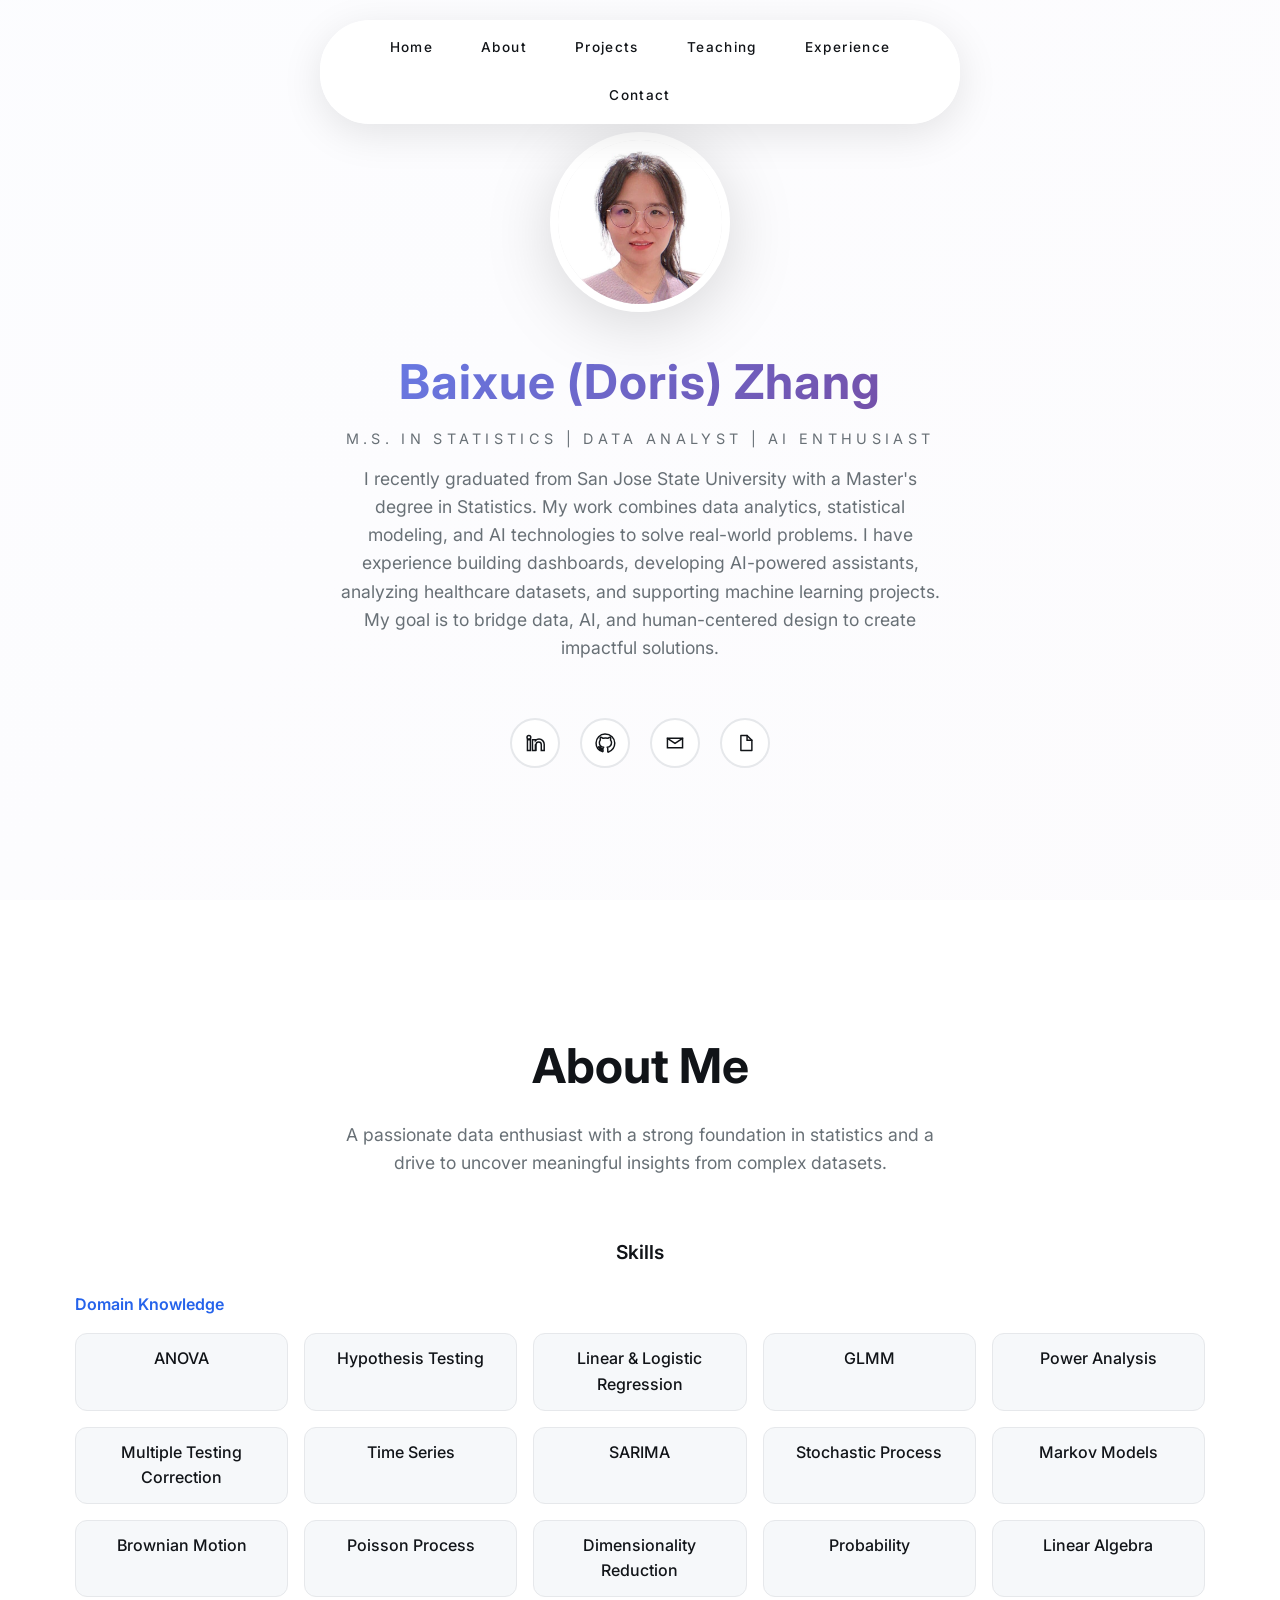
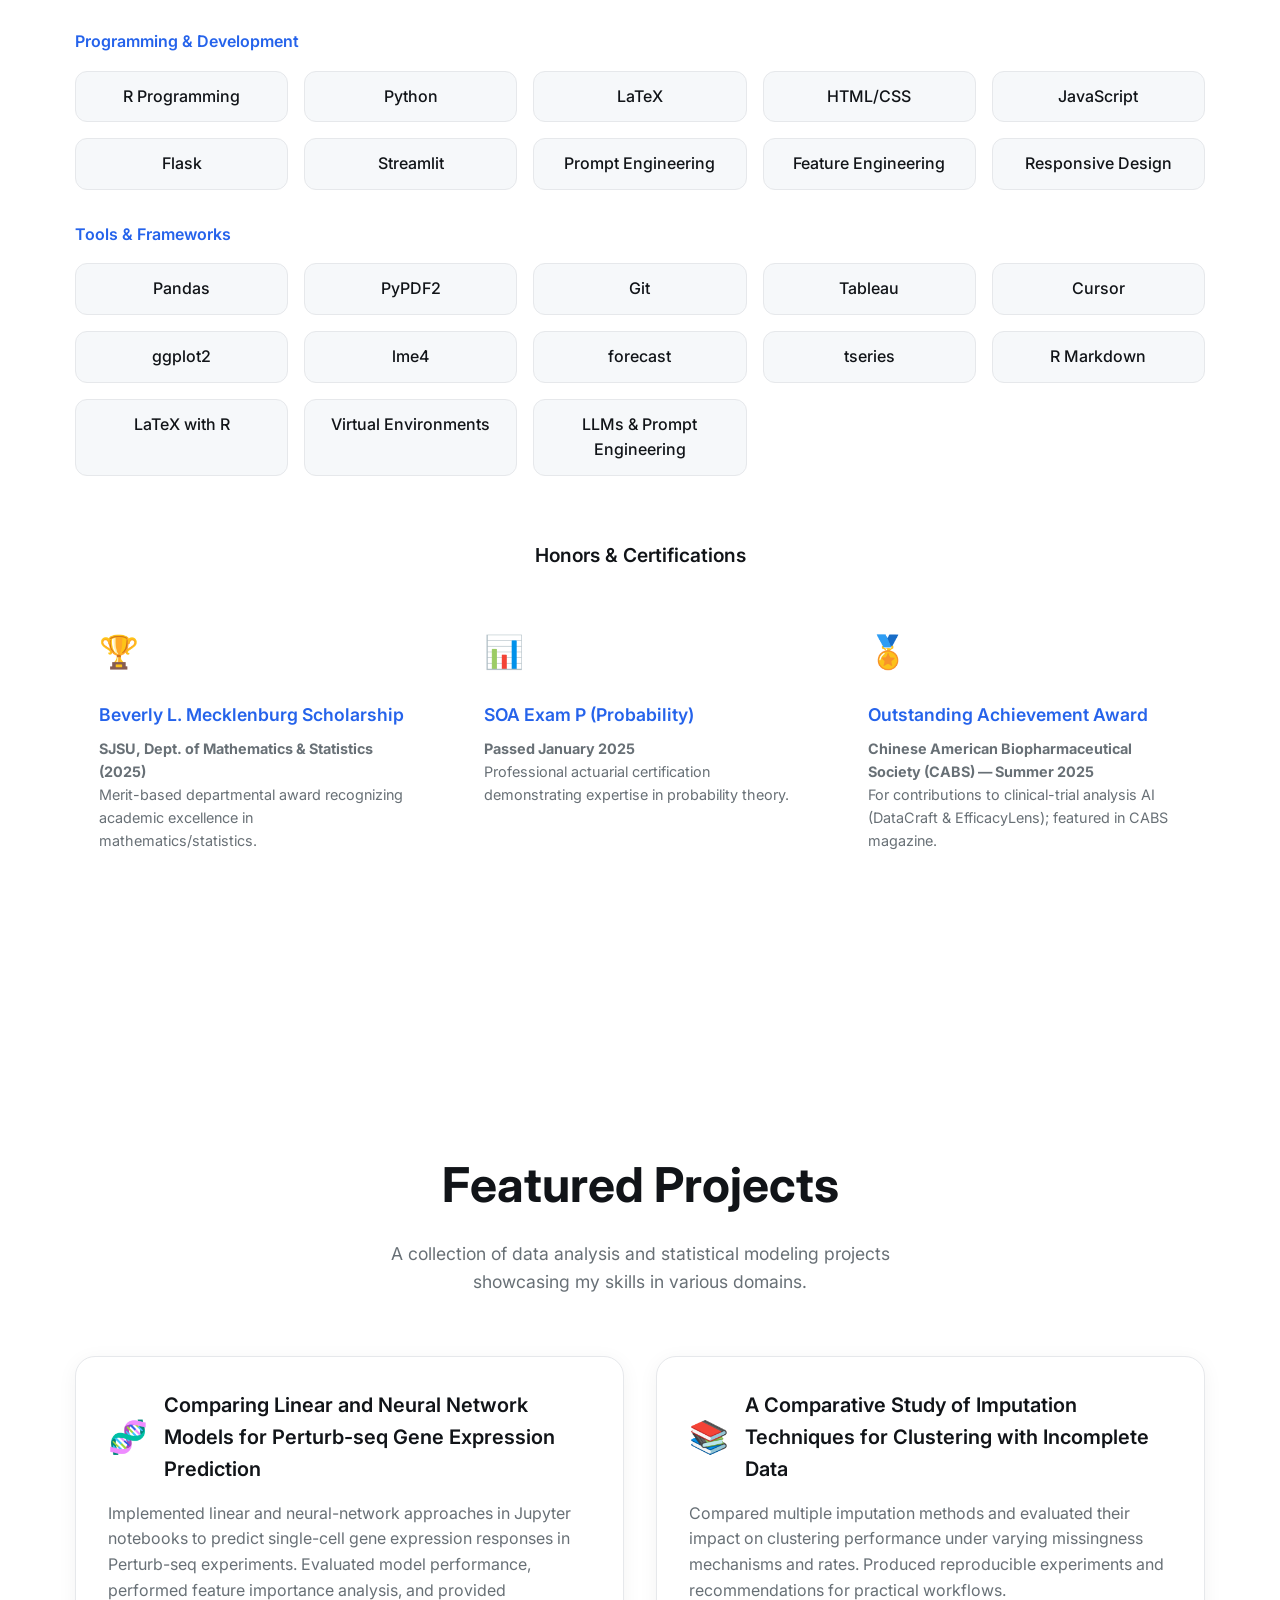
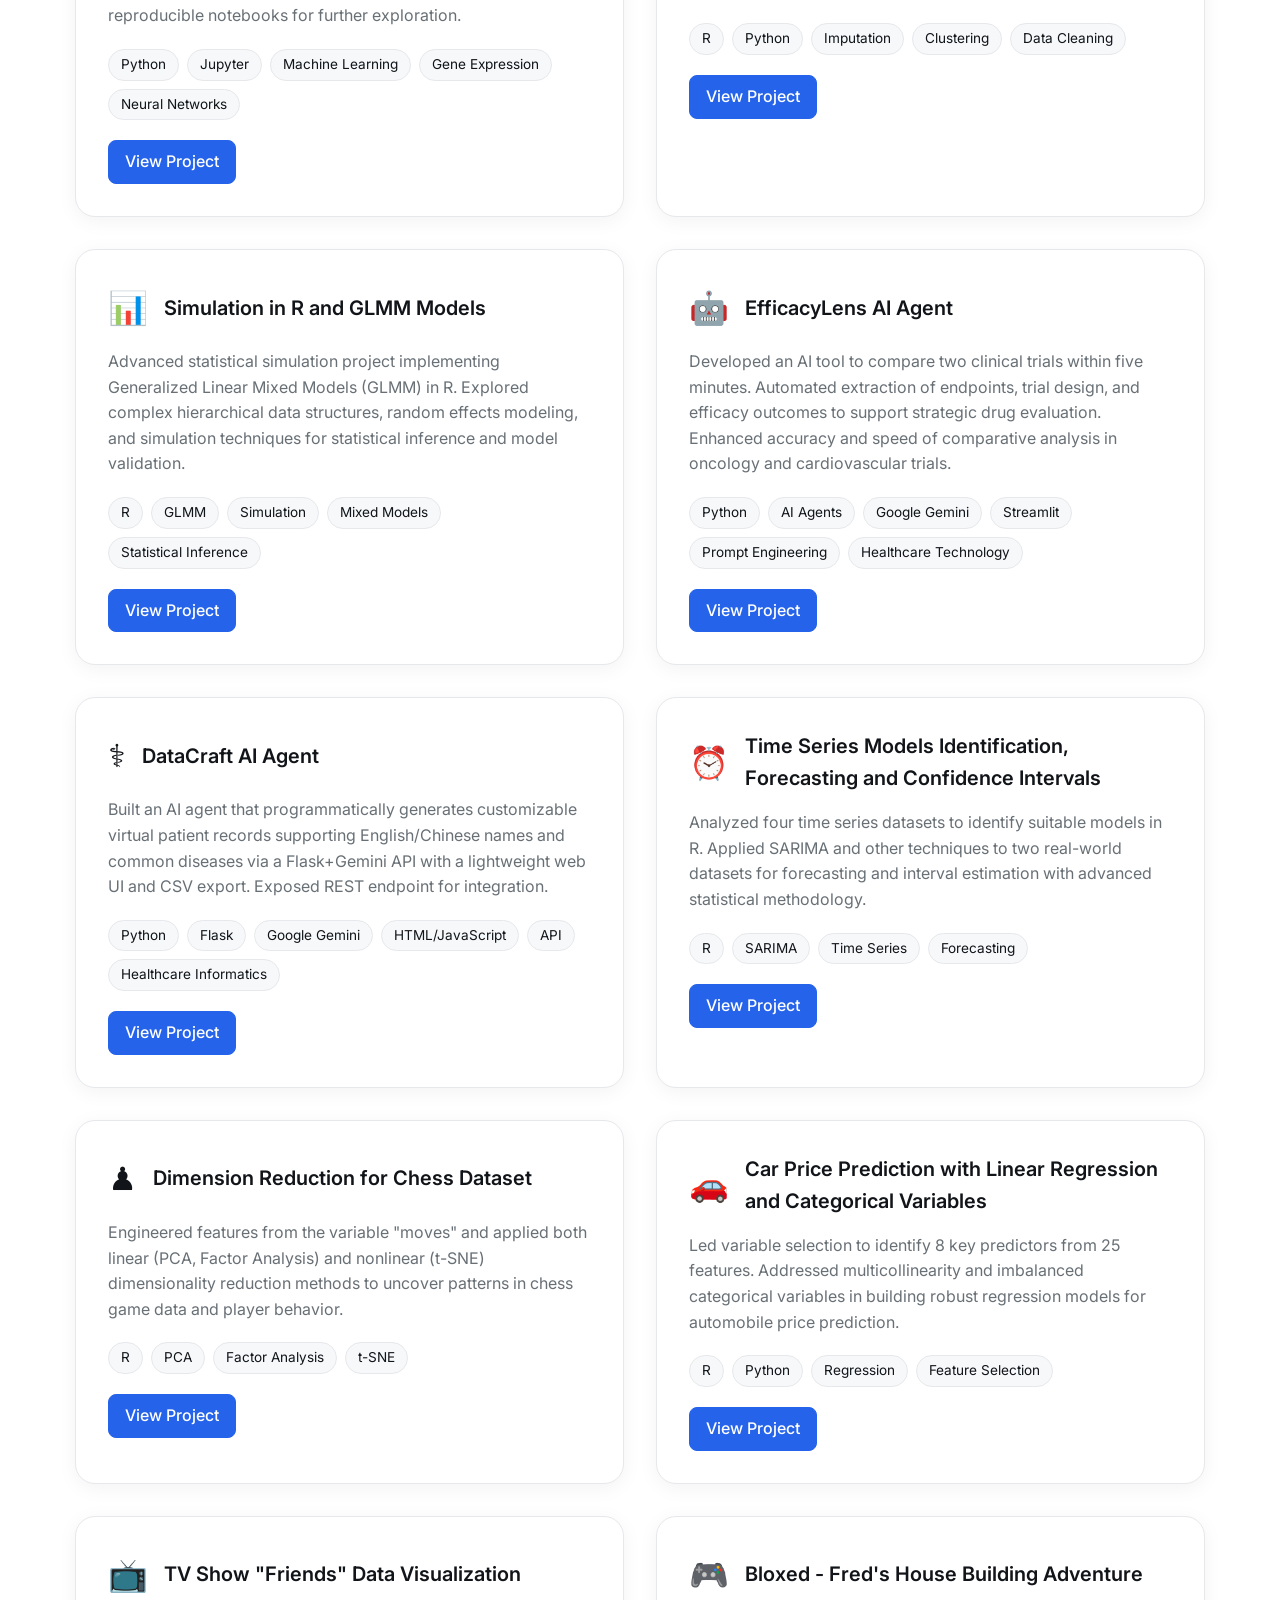
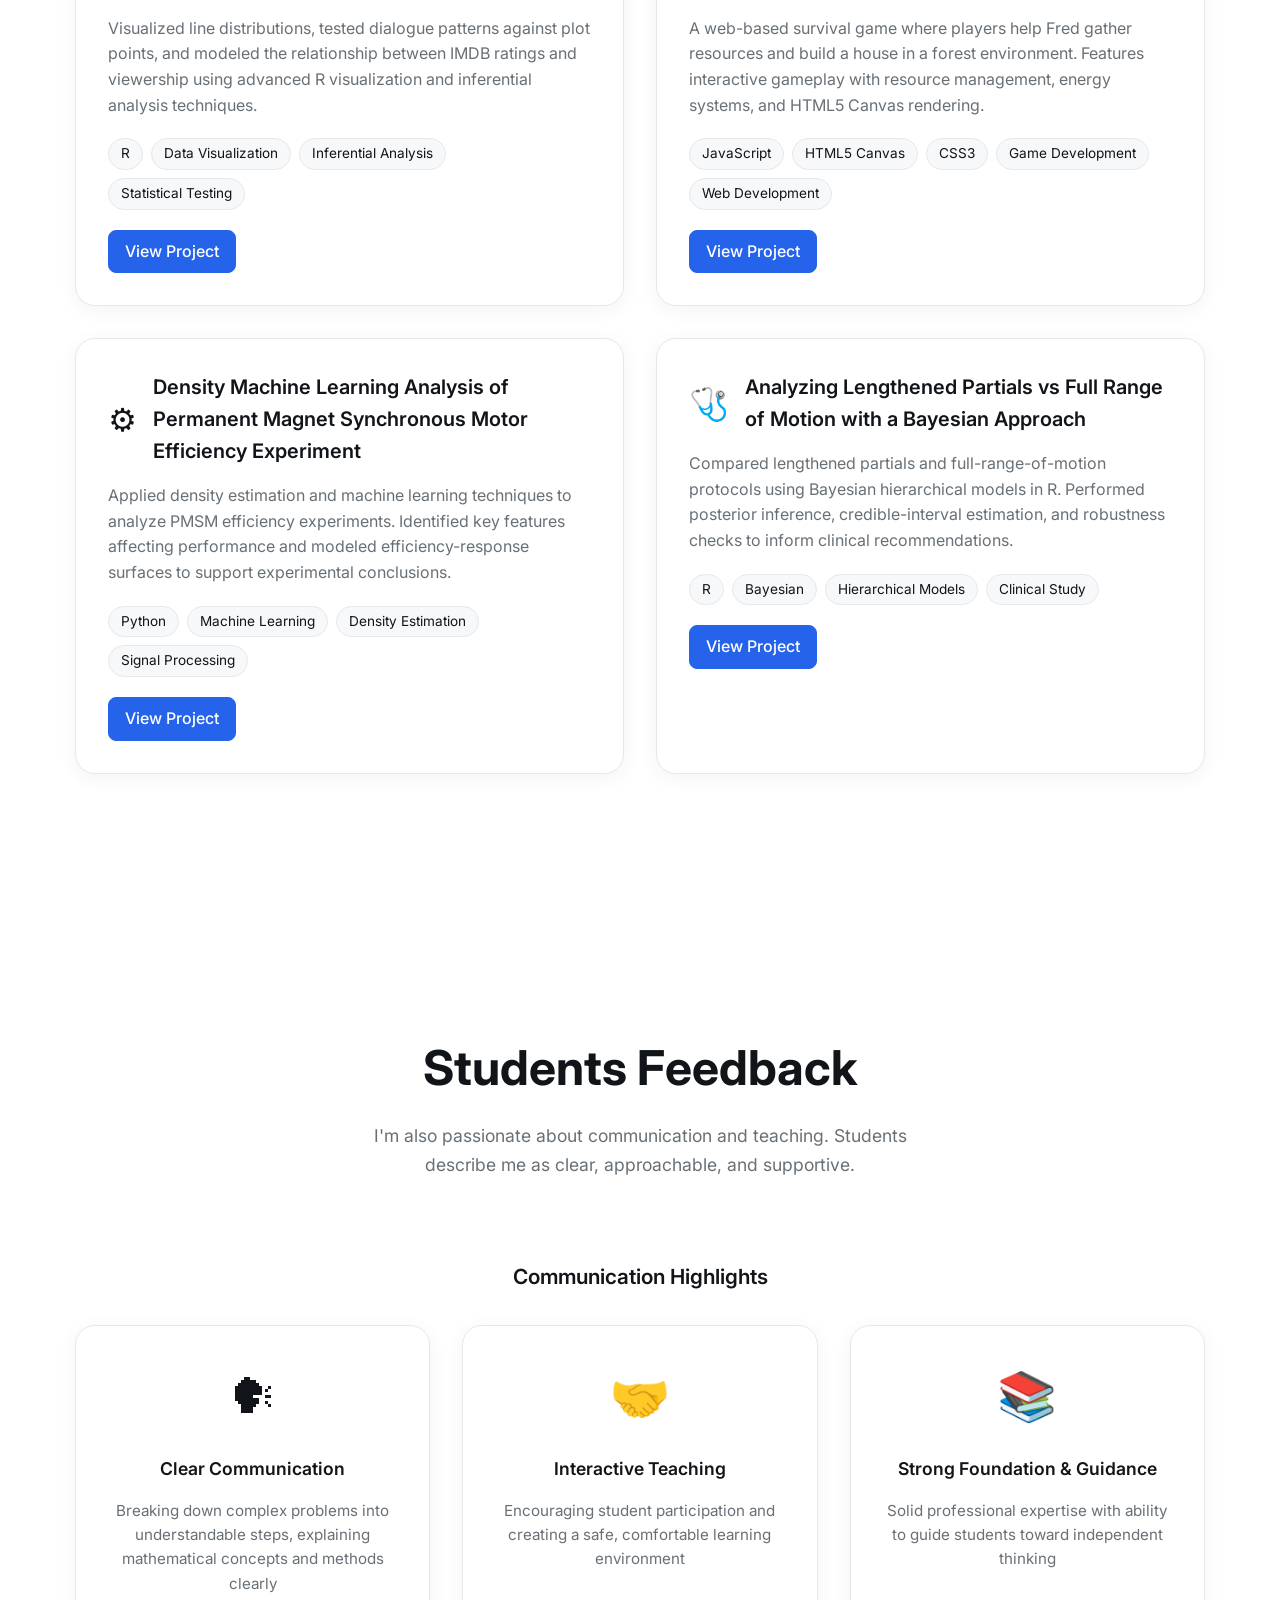
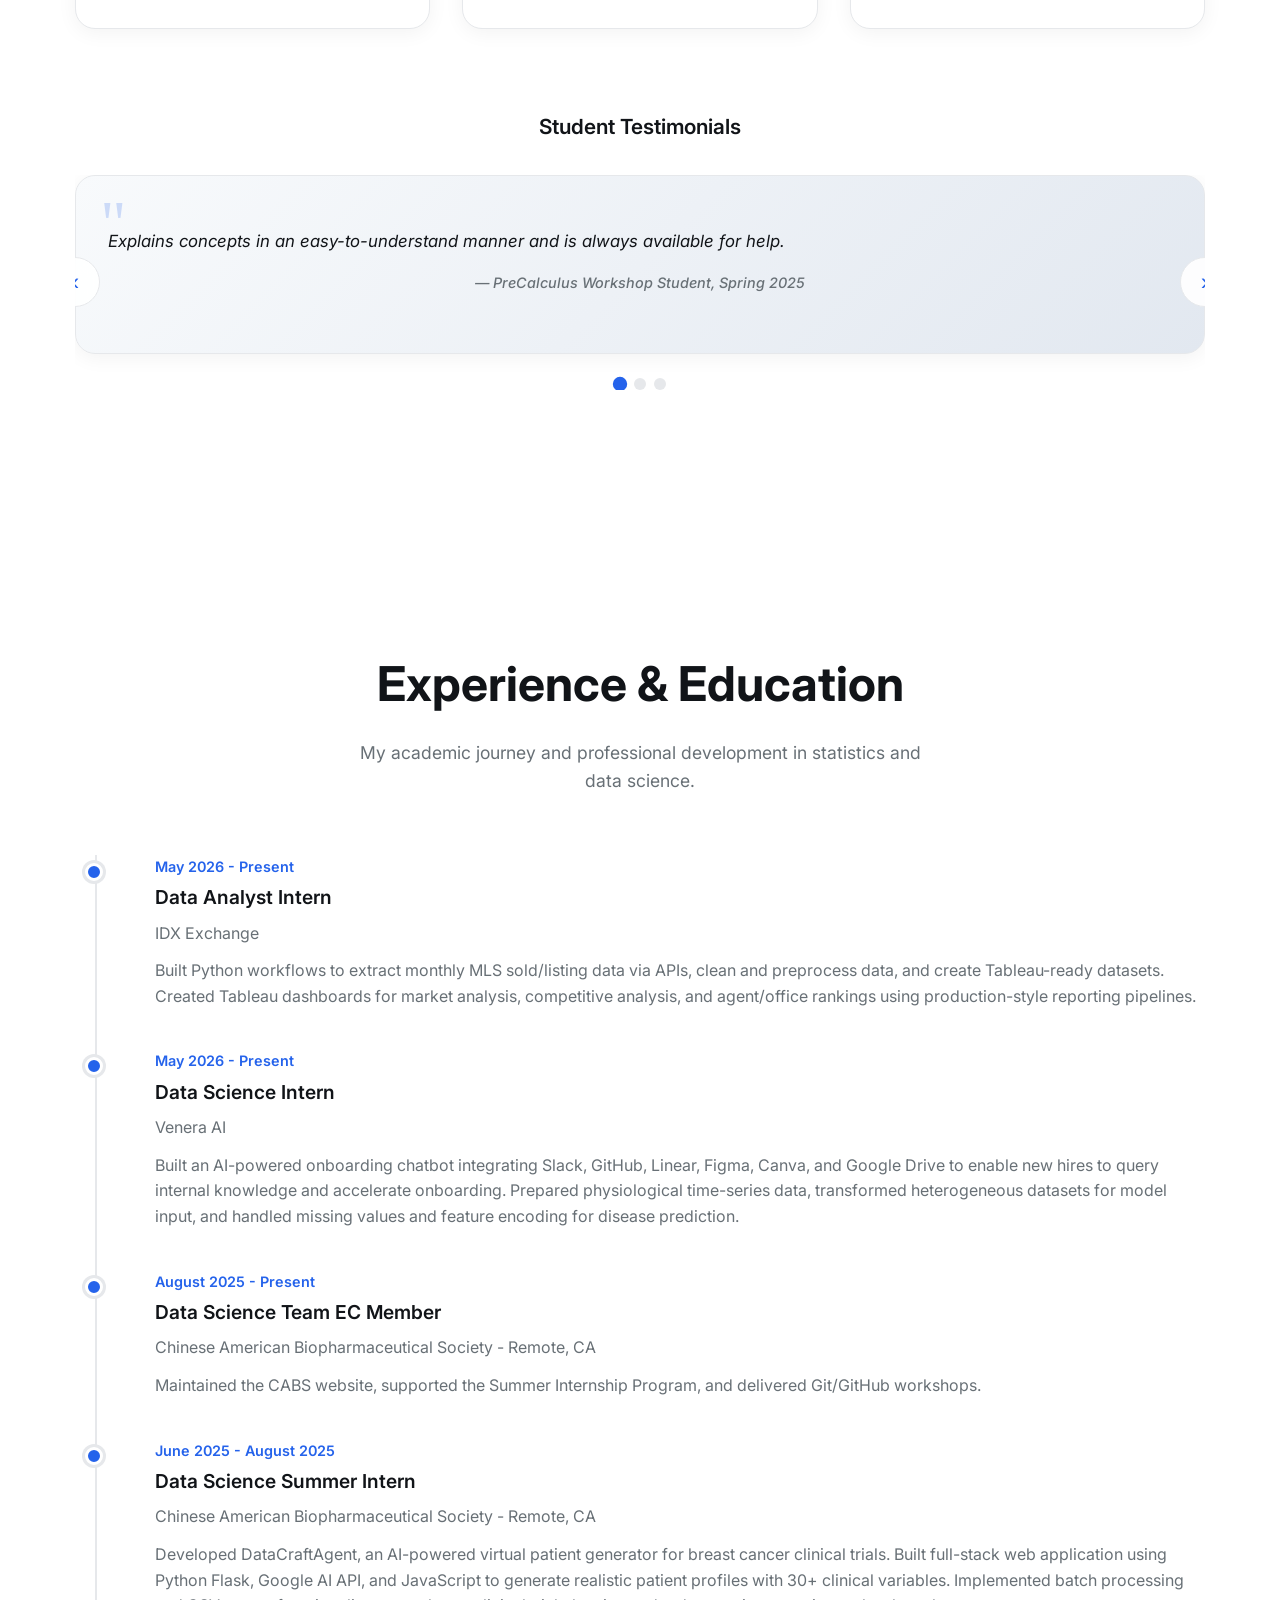
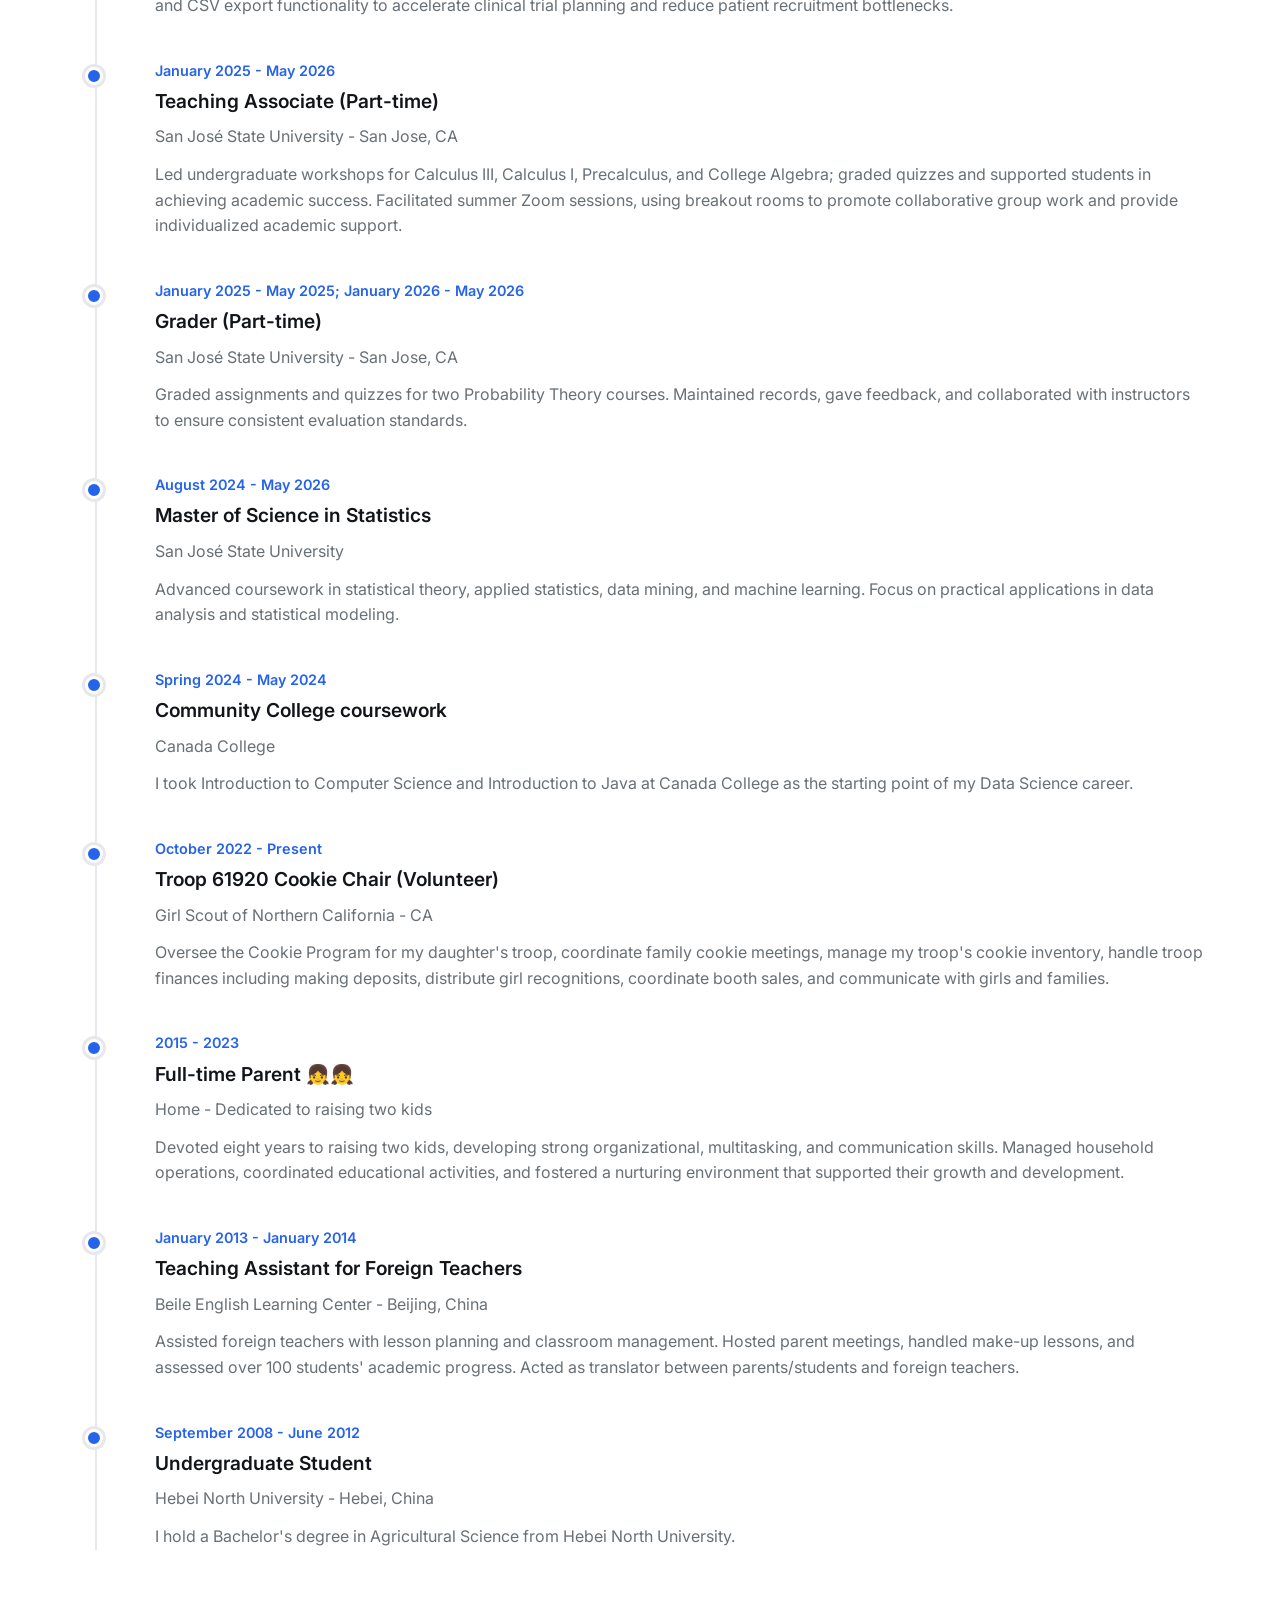
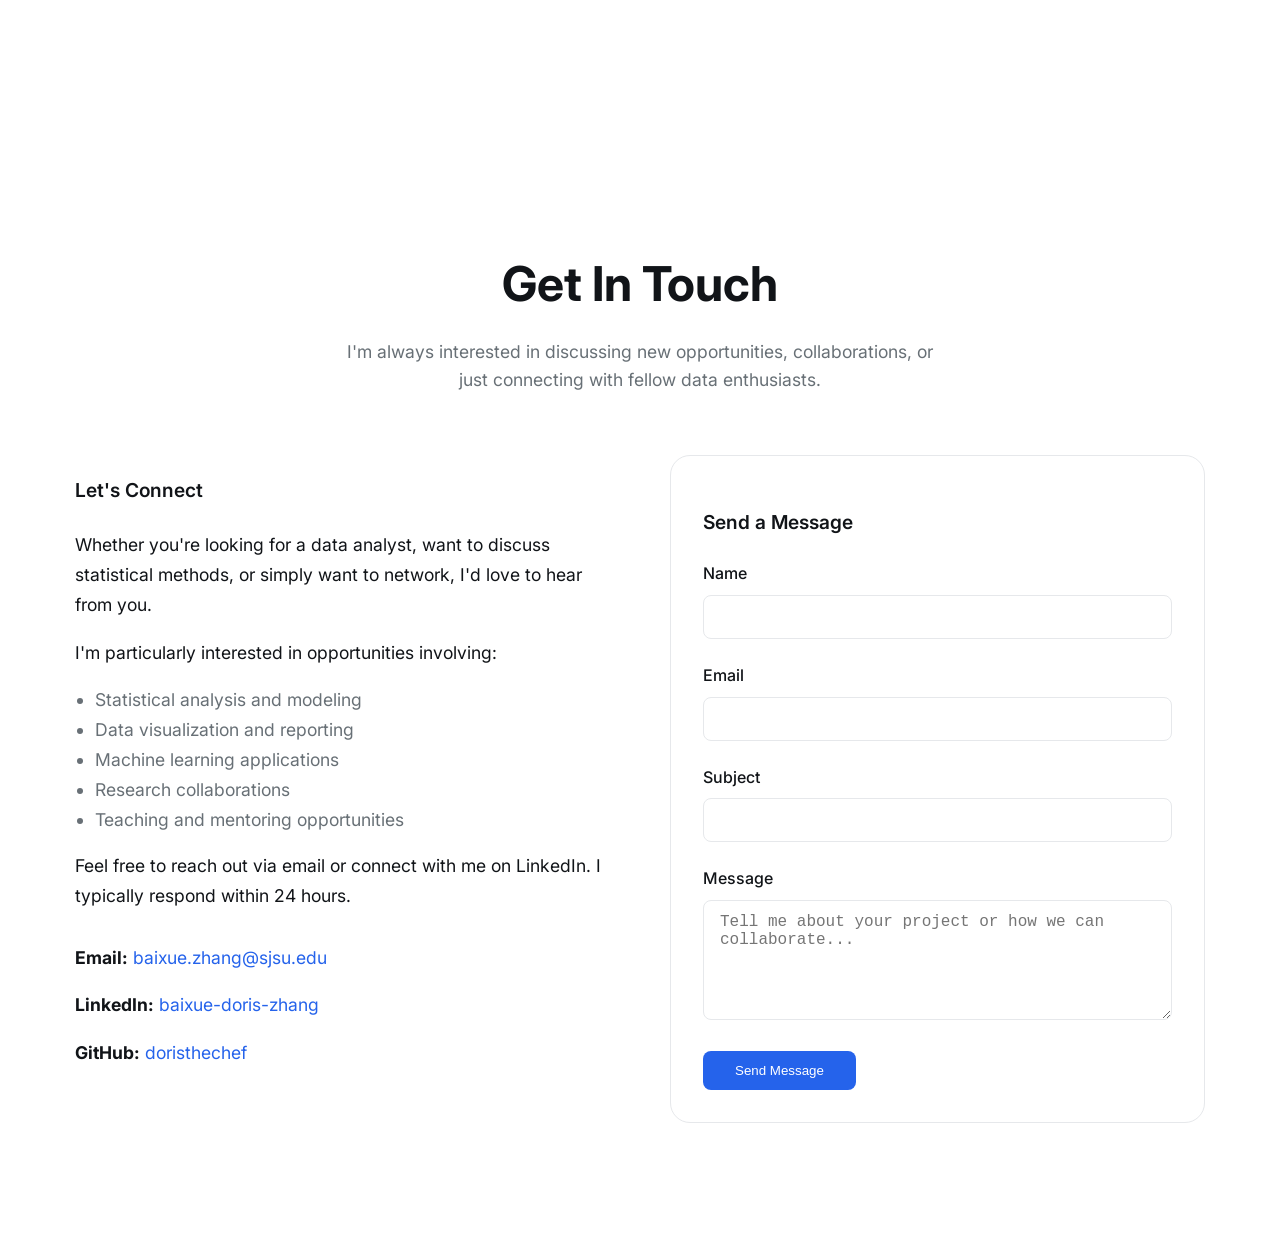
<file: index.html>
<!DOCTYPE html>
<html lang="en">
<head>
  <meta charset="utf-8" />
  <meta name="viewport" content="width=device-width, initial-scale=1" />
  <title>Baixue (Doris) Zhang</title>

  <!-- Font -->
  <link href="https://fonts.googleapis.com/css2?family=Inter:wght@300;400;500;600;700&display=swap" rel="stylesheet">
  
  <!-- External CSS -->
  <link rel="stylesheet" href="style.css">
  
  <!-- Google Analytics -->
  <script async src="https://www.googletagmanager.com/gtag/js?id=GA_MEASUREMENT_ID"></script>
  <script>
    window.dataLayer = window.dataLayer || [];
    function gtag(){dataLayer.push(arguments);}
    gtag('js', new Date());
    gtag('config', 'G-F1MKEYFM09');
  </script>
</head>
<body>

  <!-- Fixed Navigation -->
  <nav class="nav-fixed">
    <div class="pill-nav" aria-label="Primary">
      <a class="pill" href="#home">Home</a>
      <a class="pill" href="#about">About</a>
      <a class="pill" href="#projects">Projects</a>
      <a class="pill" href="#feedback">Teaching</a>
      <a class="pill" href="#experience">Experience</a>
      <a class="pill" href="#contact">Contact</a>
    </div>
  </nav>

  <!-- HERO -->
  <header class="hero" id="home">
    <div class="hero-bg"></div>
    <div class="container stack" aria-label="Intro section">
      <img class="avatar fade-in" src="avatar.JPG" alt="Portrait of Baixue (Doris) Zhang">

      <div class="fade-in">
    <h1 class="name">Baixue (Doris) Zhang</h1>

    <p class="subtitle">M.S. in Statistics | Data Analyst | AI Enthusiast</p>

    <p class="intro">
        I recently graduated from San Jose State University with a Master's degree in Statistics. My work combines data analytics, statistical modeling, and AI technologies to solve real-world problems. I have experience building dashboards, developing AI-powered assistants, analyzing healthcare datasets, and supporting machine learning projects. My goal is to bridge data, AI, and human-centered design to create impactful solutions.
    </p>
</div>
        <div class="socials" aria-label="Social links">
          <!-- LinkedIn -->
          <a class="icon-btn" href="https://www.linkedin.com/in/baixue-doris-zhang-2302b4306/" target="_blank" rel="noopener" aria-label="LinkedIn">
            <svg class="icon" viewBox="0 0 24 24" fill="none" aria-hidden="true">
              <path d="M6.94 8.5H3.75V20.25H6.94V8.5Z" stroke="currentColor" stroke-width="1.6"/>
              <path d="M5.34 3.75C4.2 3.75 3.27 4.68 3.27 5.82C3.27 6.96 4.2 7.89 5.34 7.89C6.48 7.89 7.41 6.96 7.41 5.82C7.41 4.68 6.48 3.75 5.34 3.75Z" stroke="currentColor" stroke-width="1.6"/>
              <path d="M13.12 20.25V13.88C13.12 12.3 14.41 11.02 15.99 11.02C17.57 11.02 18.86 12.3 18.86 13.88V20.25H22.05V13.39C22.05 10.27 19.52 7.75 16.4 7.75C14.83 7.75 13.41 8.39 12.41 9.45V8.5H9.23V20.25H12.41V13.88" stroke="currentColor" stroke-width="1.6" stroke-linecap="round"/>
            </svg>
          </a>

          <!-- GitHub -->
          <a class="icon-btn" href="https://github.com/DorisTheChef" target="_blank" rel="noopener" aria-label="GitHub">
            <svg class="icon" viewBox="0 0 24 24" fill="none" aria-hidden="true">
              <path d="M12 2.25C6.62 2.25 2.25 6.62 2.25 12C2.25 16.44 5.19 20.14 9.2 21.42C9.68 21.51 9.86 21.22 9.86 20.97C9.86 20.75 9.85 20.12 9.85 19.34C7 19.94 6.39 18.11 6.39 18.11C5.96 17.02 5.31 16.73 5.31 16.73C4.38 16.09 5.38 16.1 5.38 16.1C6.41 16.17 6.95 17.15 6.95 17.15C7.86 18.72 9.36 18.26 9.95 18.01C10.04 17.37 10.31 16.94 10.61 16.69C8.28 16.44 5.85 15.46 5.85 11.47C5.85 10.34 6.25 9.4 6.93 8.67C6.83 8.42 6.47 7.32 7.03 5.86C7.03 5.86 7.92 5.58 9.84 6.88C10.68 6.65 11.58 6.54 12.48 6.54C13.38 6.54 14.28 6.65 15.12 6.88C17.04 5.58 17.93 5.86 17.93 5.86C18.49 7.32 18.13 8.42 18.03 8.67C18.72 9.4 19.11 10.34 19.11 11.47C19.11 15.48 16.67 16.43 14.33 16.68C14.71 16.99 15.05 17.64 15.05 18.66C15.05 20.07 15.03 21.18 15.03 21.5C15.03 21.75 15.2 22.05 15.69 21.96C19.71 20.13 22.65 16.43 22.65 12C22.65 6.62 18.28 2.25 12 2.25Z" stroke="currentColor" stroke-width="1.6" stroke-linecap="round" stroke-linejoin="round"/>
            </svg>
          </a>

          <!-- Email -->
          <a class="icon-btn" href="mailto:baixue.zhang@sjsu.edu" aria-label="Email">
            <svg class="icon" viewBox="0 0 24 24" fill="none" aria-hidden="true">
              <path d="M3.75 6.75H20.25V17.25H3.75V6.75Z" stroke="currentColor" stroke-width="1.6"/>
              <path d="M3.75 7L12 12.5L20.25 7" stroke="currentColor" stroke-width="1.6" stroke-linecap="round" stroke-linejoin="round"/>
            </svg>
          </a>

          <!-- CV -->
          <a class="icon-btn" href="https://drive.google.com/file/d/1spu3e--86fKut-FOLmngKFGLnaSEsdC8/view?usp=sharing" target="_blank" rel="noopener" aria-label="Curriculum Vitae">
            <svg class="icon" viewBox="0 0 24 24" fill="none" aria-hidden="true">
              <path d="M7.5 3.75H14.25L19.5 9V20.25H7.5V3.75Z" stroke="currentColor" stroke-width="1.6" stroke-linejoin="round"/>
              <path d="M14.25 3.75V9H19.5" stroke="currentColor" stroke-width="1.6" stroke-linecap="round"/>
            </svg>
          </a>
        </div>
      </div>
    </div>
  </header>

  <!-- MAIN CONTENT -->
  <main>
    <!-- ABOUT SECTION -->
    <section id="about" class="section">
      <div class="container">
        <div class="section-header fade-in">
          <h2 class="section-title">About Me</h2>
          <p class="section-subtitle">A passionate data enthusiast with a strong foundation in statistics and a drive to uncover meaningful insights from complex datasets.</p>
        </div>
        
        <div class="about-content fade-in">
          
          <div class="skills-section">
            <h3 style="margin-bottom: 24px; font-size: 1.2rem; font-weight: 600; text-align: center;">Skills</h3>
            
            <div class="skills-category" style="margin-bottom: 32px;">
              <h4 style="margin-bottom: 16px; font-size: 1rem; font-weight: 600; color: var(--accent);">Domain Knowledge</h4>
              <div class="skills-grid">
                <div class="skill">ANOVA</div>
                <div class="skill">Hypothesis Testing</div>
                <div class="skill">Linear & Logistic Regression</div>
                <div class="skill">GLMM</div>
                <div class="skill">Power Analysis</div>
                <div class="skill">Multiple Testing Correction</div>
                <div class="skill">Time Series</div>
                <div class="skill">SARIMA</div>
                <div class="skill">Stochastic Process</div>
                <div class="skill">Markov Models</div>
                <div class="skill">Brownian Motion</div>
                <div class="skill">Poisson Process</div>
                <div class="skill">Dimensionality Reduction</div>
                <div class="skill">Probability</div>
                <div class="skill">Linear Algebra</div>
              </div>
            </div>

            <div class="skills-category" style="margin-bottom: 32px;">
              <h4 style="margin-bottom: 16px; font-size: 1rem; font-weight: 600; color: var(--accent);">Programming & Development</h4>
              <div class="skills-grid">
                <div class="skill">R Programming</div>
                <div class="skill">Python</div>
                <div class="skill">LaTeX</div>
                <div class="skill">HTML/CSS</div>
                <div class="skill">JavaScript</div>
                <div class="skill">Flask</div>
                <div class="skill">Streamlit</div>
                <div class="skill">Prompt Engineering</div>
                <div class="skill">Feature Engineering</div>
                <div class="skill">Responsive Design</div>
              </div>
            </div>

            <div class="skills-category">
              <h4 style="margin-bottom: 16px; font-size: 1rem; font-weight: 600; color: var(--accent);">Tools & Frameworks</h4>
              <div class="skills-grid">
                <div class="skill">Pandas</div>
                <div class="skill">PyPDF2</div>
                <div class="skill">Git</div>
                <div class="skill">Tableau</div>
                <div class="skill">Cursor</div>
                <div class="skill">ggplot2</div>
                <div class="skill">lme4</div>
                <div class="skill">forecast</div>
                <div class="skill">tseries</div>
                <div class="skill">R Markdown</div>
                <div class="skill">LaTeX with R</div>
                <div class="skill">Virtual Environments</div>
                <div class="skill">LLMs & Prompt Engineering</div>
              </div>
            </div>
          </div>
        </div>
        
        <!-- Honors and Certifications Section -->
        <div class="honors-section fade-in" style="margin-top: 64px;">
          <h3 style="margin-bottom: 32px; font-size: 1.2rem; font-weight: 600; text-align: center;">Honors & Certifications</h3>
          <div class="honors-grid" style="display: grid; grid-template-columns: repeat(auto-fit, minmax(300px, 1fr)); gap: 24px;">
            <div class="honor-card" style="background: var(--card-bg); border-radius: 12px; padding: 24px; border: 1px solid var(--border);">
              <div class="honor-icon" style="font-size: 2rem; margin-bottom: 16px;">🏆</div>
              <h4 style="font-size: 1.1rem; font-weight: 600; margin-bottom: 8px; color: var(--accent);">Beverly L. Mecklenburg Scholarship</h4>
              <p style="color: var(--muted); font-size: 0.9rem;"><strong>SJSU, Dept. of Mathematics & Statistics (2025)</strong><br>Merit-based departmental award recognizing academic excellence in mathematics/statistics.</p>
            </div>
            
            <div class="honor-card" style="background: var(--card-bg); border-radius: 12px; padding: 24px; border: 1px solid var(--border);">
              <div class="honor-icon" style="font-size: 2rem; margin-bottom: 16px;">📊</div>
              <h4 style="font-size: 1.1rem; font-weight: 600; margin-bottom: 8px; color: var(--accent);">SOA Exam P (Probability)</h4>
              <p style="color: var(--muted); font-size: 0.9rem;"><strong>Passed January 2025</strong><br>Professional actuarial certification demonstrating expertise in probability theory.</p>
            </div>
            
            <div class="honor-card" style="background: var(--card-bg); border-radius: 12px; padding: 24px; border: 1px solid var(--border);">
              <div class="honor-icon" style="font-size: 2rem; margin-bottom: 16px;">🏅</div>
              <h4 style="font-size: 1.1rem; font-weight: 600; margin-bottom: 8px; color: var(--accent);">Outstanding Achievement Award</h4>
              <p style="color: var(--muted); font-size: 0.9rem;"><strong>Chinese American Biopharmaceutical Society (CABS) — Summer 2025</strong><br>For contributions to clinical-trial analysis AI (DataCraft & EfficacyLens); featured in CABS magazine.</p>
            </div>
            
          </div>
        </div>
      </div>
    </section>

    <!-- PROJECTS SECTION -->
    <section id="projects" class="section">
      <div class="container">
        <div class="section-header fade-in">
          <h2 class="section-title">Featured Projects</h2>
          <p class="section-subtitle">A collection of data analysis and statistical modeling projects showcasing my skills in various domains.</p>
        </div>
        
        <div class="projects-grid fade-in">

          <article class="project-card">
            <div class="project-header">
              <span class="project-icon">🧬</span>
              <h3 class="project-title">Comparing Linear and Neural Network Models for Perturb-seq Gene Expression Prediction</h3>
            </div>
            <p class="project-desc">Implemented linear and neural-network approaches in Jupyter notebooks to predict single-cell gene expression responses in Perturb-seq experiments. Evaluated model performance, performed feature importance analysis, and provided reproducible notebooks for further exploration.</p>
            <div class="project-tech">
              <span class="tech-tag">Python</span>
              <span class="tech-tag">Jupyter</span>
              <span class="tech-tag">Machine Learning</span>
              <span class="tech-tag">Gene Expression</span>
              <span class="tech-tag">Neural Networks</span>
            </div>
            <div class="project-links">
              <a href="https://github.com/DorisTheChef/Comparing-Linear-and-Neural-Network-Models-for-Perturb-seq-Gene-Expression-Prediction" target="_blank" rel="noopener" class="project-link primary">View Project</a>
            </div>
          </article>

          <article class="project-card">
            <div class="project-header">
              <span class="project-icon">📚</span>
              <h3 class="project-title">A Comparative Study of Imputation Techniques for Clustering with Incomplete Data</h3>
            </div>
            <p class="project-desc">Compared multiple imputation methods and evaluated their impact on clustering performance under varying missingness mechanisms and rates. Produced reproducible experiments and recommendations for practical workflows.</p>
            <div class="project-tech">
              <span class="tech-tag">R</span>
              <span class="tech-tag">Python</span>
              <span class="tech-tag">Imputation</span>
              <span class="tech-tag">Clustering</span>
              <span class="tech-tag">Data Cleaning</span>
            </div>
            <div class="project-links">
              <a href="https://github.com/DorisTheChef/A-Comparative-Study-of-Imputation-Techniques-for-Clustering-with-Incomplete-Data" target="_blank" rel="noopener" class="project-link primary">View Project</a>
            </div>
          </article>


          <article class="project-card">
            <div class="project-header">
              <span class="project-icon">📊</span>
              <h3 class="project-title">Simulation in R and GLMM Models</h3>
            </div>
            <p class="project-desc">Advanced statistical simulation project implementing Generalized Linear Mixed Models (GLMM) in R. Explored complex hierarchical data structures, random effects modeling, and simulation techniques for statistical inference and model validation.</p>
            <div class="project-tech">
              <span class="tech-tag">R</span>
              <span class="tech-tag">GLMM</span>
              <span class="tech-tag">Simulation</span>
              <span class="tech-tag">Mixed Models</span>
              <span class="tech-tag">Statistical Inference</span>
            </div>
            <div class="project-links">
              <a href="https://github.com/DorisTheChef/Simulation-and-GLMM-Models" target="_blank" rel="noopener" class="project-link primary">View Project</a>
            </div>
          </article>

          <article class="project-card">
            <div class="project-header">
              <span class="project-icon">🤖</span>
              <h3 class="project-title">EfficacyLens AI Agent</h3>
            </div>
            <p class="project-desc">Developed an AI tool to compare two clinical trials within five minutes. Automated extraction of endpoints, trial design, and efficacy outcomes to support strategic drug evaluation. Enhanced accuracy and speed of comparative analysis in oncology and cardiovascular trials.</p>
            <div class="project-tech">
              <span class="tech-tag">Python</span>
              <span class="tech-tag">AI Agents</span>
              <span class="tech-tag">Google Gemini</span>
              <span class="tech-tag">Streamlit</span>
              <span class="tech-tag">Prompt Engineering</span>
              <span class="tech-tag">Healthcare Technology</span>
            </div>
            <div class="project-links">
              <a href="https://github.com/DorisTheChef/EfficacyLens" target="_blank" rel="noopener" class="project-link primary">View Project</a>
            </div>
          </article>

          <article class="project-card">
            <div class="project-header">
              <span class="project-icon">⚕️</span>
              <h3 class="project-title">DataCraft AI Agent</h3>
            </div>
            <p class="project-desc">Built an AI agent that programmatically generates customizable virtual patient records supporting English/Chinese names and common diseases via a Flask+Gemini API with a lightweight web UI and CSV export. Exposed REST endpoint for integration.</p>
            <div class="project-tech">
              <span class="tech-tag">Python</span>
              <span class="tech-tag">Flask</span>
              <span class="tech-tag">Google Gemini</span>
              <span class="tech-tag">HTML/JavaScript</span>
              <span class="tech-tag">API</span>
              <span class="tech-tag">Healthcare Informatics</span>
            </div>
            <div class="project-links">
              <a href="https://github.com/DorisTheChef/DataCraftAgent" target="_blank" rel="noopener" class="project-link primary">View Project</a>
            </div>
          </article>

          <article class="project-card">
            <div class="project-header">
              <span class="project-icon">⏰</span>
              <h3 class="project-title">Time Series Models Identification, Forecasting and Confidence Intervals</h3>
            </div>
            <p class="project-desc">Analyzed four time series datasets to identify suitable models in R. Applied SARIMA and other techniques to two real-world datasets for forecasting and interval estimation with advanced statistical methodology.</p>
            <div class="project-tech">
              <span class="tech-tag">R</span>
              <span class="tech-tag">SARIMA</span>
              <span class="tech-tag">Time Series</span>
              <span class="tech-tag">Forecasting</span>
            </div>
            <div class="project-links">
              <a href="https://github.com/DorisTheChef/Time-Series-Models-Identification" target="_blank" rel="noopener" class="project-link primary">View Project</a>
            </div>
          </article>

          <article class="project-card">
            <div class="project-header">
              <span class="project-icon">♟️</span>
              <h3 class="project-title">Dimension Reduction for Chess Dataset</h3>
            </div>
            <p class="project-desc">Engineered features from the variable "moves" and applied both linear (PCA, Factor Analysis) and nonlinear (t-SNE) dimensionality reduction methods to uncover patterns in chess game data and player behavior.</p>
            <div class="project-tech">
              <span class="tech-tag">R</span>
              <span class="tech-tag">PCA</span>
              <span class="tech-tag">Factor Analysis</span>
              <span class="tech-tag">t-SNE</span>
            </div>
            <div class="project-links">
              <a href="https://github.com/DorisTheChef/Dimension-Reduction-for-LiChess-Dataset" target="_blank" rel="noopener" class="project-link primary">View Project</a>
            </div>
          </article>

          <article class="project-card">
            <div class="project-header">
              <span class="project-icon">🚗</span>
              <h3 class="project-title">Car Price Prediction with Linear Regression and Categorical Variables</h3>
            </div>
            <p class="project-desc">Led variable selection to identify 8 key predictors from 25 features. Addressed multicollinearity and imbalanced categorical variables in building robust regression models for automobile price prediction.</p>
            <div class="project-tech">
              <span class="tech-tag">R</span>
              <span class="tech-tag">Python</span>
              <span class="tech-tag">Regression</span>
              <span class="tech-tag">Feature Selection</span>
            </div>
            <div class="project-links">
              <a href="https://github.com/doristhechef/Refining-Regression-Model-for-Automobile-Dataset" target="_blank" rel="noopener" class="project-link primary">View Project</a>
            </div>
          </article>

          <article class="project-card">
            <div class="project-header">
              <span class="project-icon">📺</span>
              <h3 class="project-title">TV Show "Friends" Data Visualization</h3>
            </div>
            <p class="project-desc">Visualized line distributions, tested dialogue patterns against plot points, and modeled the relationship between IMDB ratings and viewership using advanced R visualization and inferential analysis techniques.</p>
            <div class="project-tech">
              <span class="tech-tag">R</span>
              <span class="tech-tag">Data Visualization</span>
              <span class="tech-tag">Inferential Analysis</span>
              <span class="tech-tag">Statistical Testing</span>
            </div>
            <div class="project-links">
              <a href="https://github.com/doristhechef/Visualization-with-R-on-Friends-TV-Series-Dataset" target="_blank" rel="noopener" class="project-link primary">View Project</a>
            </div>
          </article>

          <article class="project-card">
            <div class="project-header">
              <span class="project-icon">🎮</span>
              <h3 class="project-title">Bloxed - Fred's House Building Adventure</h3>
            </div>
            <p class="project-desc">A web-based survival game where players help Fred gather resources and build a house in a forest environment. Features interactive gameplay with resource management, energy systems, and HTML5 Canvas rendering.</p>
            <div class="project-tech">
              <span class="tech-tag">JavaScript</span>
              <span class="tech-tag">HTML5 Canvas</span>
              <span class="tech-tag">CSS3</span>
              <span class="tech-tag">Game Development</span>
              <span class="tech-tag">Web Development</span>
            </div>
            <div class="project-links">
              <a href="https://github.com/DorisTheChef/Bloxed" target="_blank" rel="noopener" class="project-link primary">View Project</a>
            </div>
          </article>

          <article class="project-card">
            <div class="project-header">
              <span class="project-icon">⚙️</span>
              <h3 class="project-title">Density Machine Learning Analysis of Permanent Magnet Synchronous Motor Efficiency Experiment</h3>
            </div>
            <p class="project-desc">Applied density estimation and machine learning techniques to analyze PMSM efficiency experiments. Identified key features affecting performance and modeled efficiency-response surfaces to support experimental conclusions.</p>
            <div class="project-tech">
              <span class="tech-tag">Python</span>
              <span class="tech-tag">Machine Learning</span>
              <span class="tech-tag">Density Estimation</span>
              <span class="tech-tag">Signal Processing</span>
            </div>
            <div class="project-links">
              <a href="https://github.com/DorisTheChef/Density-Machine-Learning-Analysis-of-Permanent-Magnet-Synchronous-Motor-Efficiency-Experiment" target="_blank" rel="noopener" class="project-link primary">View Project</a>
            </div>
          </article>

          <article class="project-card">
            <div class="project-header">
              <span class="project-icon">🩺</span>
              <h3 class="project-title">Analyzing Lengthened Partials vs Full Range of Motion with a Bayesian Approach</h3>
            </div>
            <p class="project-desc">Compared lengthened partials and full-range-of-motion protocols using Bayesian hierarchical models in R. Performed posterior inference, credible-interval estimation, and robustness checks to inform clinical recommendations.</p>
            <div class="project-tech">
              <span class="tech-tag">R</span>
              <span class="tech-tag">Bayesian</span>
              <span class="tech-tag">Hierarchical Models</span>
              <span class="tech-tag">Clinical Study</span>
            </div>
            <div class="project-links">
              <a href="https://github.com/DorisTheChef/Analyzing-Lengthened-Partials-vs-Full-Range-of-Motion-with-a-Bayesian-Approach" target="_blank" rel="noopener" class="project-link primary">View Project</a>
            </div>
          </article>
        </div>
      </div>
    </section>

    <!-- STUDENTS FEEDBACK SECTION -->
    <section id="feedback" class="section">
      <div class="container">
        <div class="section-header fade-in">
          <h2 class="section-title">Students Feedback</h2>
          <p class="section-subtitle">I'm also passionate about communication and teaching. Students describe me as clear, approachable, and supportive.</p>
        </div>
        
        <div class="feedback-content fade-in">
          <!-- Communication Highlights -->
          <div class="highlights-section">
            <h3 style="margin-bottom: 32px; font-size: 1.3rem; font-weight: 600; text-align: center;">Communication Highlights</h3>
            <div class="highlights-grid">
              <div class="highlight-card">
                <div class="highlight-icon">🗣</div>
                <h4 class="highlight-title">Clear Communication</h4>
                <p class="highlight-desc">Breaking down complex problems into understandable steps, explaining mathematical concepts and methods clearly</p>
              </div>
              
              <div class="highlight-card">
                <div class="highlight-icon">🤝</div>
                <h4 class="highlight-title">Interactive Teaching</h4>
                <p class="highlight-desc">Encouraging student participation and creating a safe, comfortable learning environment</p>
              </div>
              
              <div class="highlight-card">
                <div class="highlight-icon">📚</div>
                <h4 class="highlight-title">Strong Foundation & Guidance</h4>
                <p class="highlight-desc">Solid professional expertise with ability to guide students toward independent thinking</p>
              </div>
            </div>
          </div>

          <!-- Student Testimonials -->
          <div class="testimonials-section">
            <h3 style="margin-bottom: 32px; font-size: 1.3rem; font-weight: 600; text-align: center;">Student Testimonials</h3>
            <div class="testimonials-container">
              <div class="testimonials-scroll">
                <div class="testimonial-card">
                  <div class="quote-mark">"</div>
                  <blockquote class="testimonial-text">
                    Explains concepts in an easy-to-understand manner and is always available for help.
                  </blockquote>
                  <cite class="testimonial-author">— PreCalculus Workshop Student, Spring 2025</cite>
                </div>
                
                <div class="testimonial-card">
                  <div class="quote-mark">"</div>
                  <blockquote class="testimonial-text">
                    Knows the math and nudges us in the right direction without just giving the answers.
                  </blockquote>
                  <cite class="testimonial-author">— Calculus III Workshop Student, Spring 2025</cite>
                </div>
                
                <div class="testimonial-card">
                  <div class="quote-mark">"</div>
                  <blockquote class="testimonial-text">
                    Gave us space to ask questions, reviewed difficult problems, and offered exam tips. She created a safe space to make mistakes and guided us to identify and correct them.
                  </blockquote>
                  <cite class="testimonial-author">— College Algebra Workshop Student, Summer 2025</cite>
                </div>
              </div>
              
              <!-- Navigation arrows -->
              <button class="scroll-btn scroll-btn-left" onclick="scrollTestimonials('left')" aria-label="Previous testimonial">‹</button>
              <button class="scroll-btn scroll-btn-right" onclick="scrollTestimonials('right')" aria-label="Next testimonial">›</button>
              
              <!-- Scroll indicators -->
              <div class="scroll-indicators">
                <span class="indicator active" onclick="scrollToTestimonial(0)"></span>
                <span class="indicator" onclick="scrollToTestimonial(1)"></span>
                <span class="indicator" onclick="scrollToTestimonial(2)"></span>
              </div>
            </div>
          </div>
        </div>
      </div>
    </section>

    <!-- EXPERIENCE SECTION -->
    <section id="experience" class="section">
      <div class="container">
        <div class="section-header fade-in">
          <h2 class="section-title">Experience & Education</h2>
          <p class="section-subtitle">My academic journey and professional development in statistics and data science.</p>
        </div>
        
        <div class="timeline fade-in">
          <div class="timeline-item">
            <div class="timeline-date">May 2026 - Present</div>
            <h3 class="timeline-title">Data Analyst Intern</h3>
            <div class="timeline-company">IDX Exchange</div>
            <p class="timeline-desc">Built Python workflows to extract monthly MLS sold/listing data via APIs, clean and preprocess data, and create Tableau-ready datasets. Created Tableau dashboards for market analysis, competitive analysis, and agent/office rankings using production-style reporting pipelines.</p>
          </div>

          <div class="timeline-item">
            <div class="timeline-date">May 2026 - Present</div>
            <h3 class="timeline-title">Data Science Intern</h3>
            <div class="timeline-company">Venera AI</div>
            <p class="timeline-desc">Built an AI-powered onboarding chatbot integrating Slack, GitHub, Linear, Figma, Canva, and Google Drive to enable new hires to query internal knowledge and accelerate onboarding. Prepared physiological time-series data, transformed heterogeneous datasets for model input, and handled missing values and feature encoding for disease prediction.</p>
          </div>

          <div class="timeline-item">
            <div class="timeline-date">August 2025 - Present</div>
            <h3 class="timeline-title">Data Science Team EC Member</h3>
            <div class="timeline-company">Chinese American Biopharmaceutical Society - Remote, CA</div>
            <p class="timeline-desc">Maintained the CABS website, supported the Summer Internship Program, and delivered Git/GitHub workshops.</p>
          </div>

          <div class="timeline-item">
            <div class="timeline-date">June 2025 - August 2025</div>
            <h3 class="timeline-title">Data Science Summer Intern</h3>
            <div class="timeline-company">Chinese American Biopharmaceutical Society - Remote, CA</div>
            <p class="timeline-desc">Developed DataCraftAgent, an AI-powered virtual patient generator for breast cancer clinical trials. Built full-stack web application using Python Flask, Google AI API, and JavaScript to generate realistic patient profiles with 30+ clinical variables. Implemented batch processing and CSV export functionality to accelerate clinical trial planning and reduce patient recruitment bottlenecks.</p>
          </div>
          
          <div class="timeline-item">
            <div class="timeline-date">January 2025 - May 2026</div>
            <h3 class="timeline-title">Teaching Associate (Part-time)</h3>
            <div class="timeline-company">San José State University - San Jose, CA</div>
            <p class="timeline-desc">Led undergraduate workshops for Calculus III, Calculus I, Precalculus, and College Algebra; graded quizzes and supported students in achieving academic success. Facilitated summer Zoom sessions, using breakout rooms to promote collaborative group work and provide individualized academic support.</p>
          </div>
          
          <div class="timeline-item">
            <div class="timeline-date">January 2025 - May 2025; January 2026 - May 2026</div>
            <h3 class="timeline-title">Grader (Part-time)</h3>
            <div class="timeline-company">San José State University - San Jose, CA</div>
            <p class="timeline-desc">Graded assignments and quizzes for two Probability Theory courses. Maintained records, gave feedback, and collaborated with instructors to ensure consistent evaluation standards.</p>
          </div>
          
          <div class="timeline-item">
            <div class="timeline-date">August 2024 - May 2026</div>
            <h3 class="timeline-title">Master of Science in Statistics</h3>
            <div class="timeline-company">San José State University</div>
            <p class="timeline-desc">Advanced coursework in statistical theory, applied statistics, data mining, and machine learning. Focus on practical applications in data analysis and statistical modeling.</p>
          </div>

          <div class="timeline-item">
            <div class="timeline-date">Spring 2024 - May 2024</div>
            <h3 class="timeline-title">Community College coursework</h3>
            <div class="timeline-company">Canada College</div>
            <p class="timeline-desc">I took Introduction to Computer Science and Introduction to Java at Canada College as the starting point of my Data Science career.</p>
          </div>

           <div class="timeline-item">
             <div class="timeline-date">October 2022 - Present</div>
             <h3 class="timeline-title">Troop 61920 Cookie Chair (Volunteer)</h3>
             <div class="timeline-company">Girl Scout of Northern California - CA</div>
             <p class="timeline-desc">Oversee the Cookie Program for my daughter's troop, coordinate family cookie meetings, manage my troop's cookie inventory, handle troop finances including making deposits, distribute girl recognitions, coordinate booth sales, and communicate with girls and families.</p>
           </div>

           <div class="timeline-item">
             <div class="timeline-date">2015 - 2023</div>
             <h3 class="timeline-title">Full-time Parent 👧👧</h3>
             <div class="timeline-company">Home - Dedicated to raising two kids</div>
             <p class="timeline-desc">Devoted eight years to raising two kids, developing strong organizational, multitasking, and communication skills. Managed household operations, coordinated educational activities, and fostered a nurturing environment that supported their growth and development.</p>
           </div>

           <div class="timeline-item">
             <div class="timeline-date">January 2013 - January 2014</div>
             <h3 class="timeline-title">Teaching Assistant for Foreign Teachers</h3>
             <div class="timeline-company">Beile English Learning Center - Beijing, China</div>
             <p class="timeline-desc">Assisted foreign teachers with lesson planning and classroom management. Hosted parent meetings, handled make-up lessons, and assessed over 100 students' academic progress. Acted as translator between parents/students and foreign teachers.</p>
           </div>

           <div class="timeline-item">
            <div class="timeline-date">September 2008 - June 2012</div>
            <h3 class="timeline-title">Undergraduate Student</h3>
            <div class="timeline-company">Hebei North University - Hebei, China</div>
            <p class="timeline-desc">I hold a Bachelor's degree in Agricultural Science from Hebei North University.</p>
          </div>
    
        </div>
      </div>
    </section>

    <!-- CONTACT SECTION -->
    <section id="contact" class="section">
      <div class="container">
        <div class="section-header fade-in">
          <h2 class="section-title">Get In Touch</h2>
          <p class="section-subtitle">I'm always interested in discussing new opportunities, collaborations, or just connecting with fellow data enthusiasts.</p>
        </div>
        
        <div class="contact-content fade-in">
          <div class="contact-info">
            <h3 style="margin-bottom: 24px; font-size: 1.2rem; font-weight: 600;">Let's Connect</h3>
            <p>Whether you're looking for a data analyst, want to discuss statistical methods, or simply want to network, I'd love to hear from you.</p>
            
            <p>I'm particularly interested in opportunities involving:</p>
            <ul style="margin: 16px 0; padding-left: 20px; color: var(--muted);">
              <li>Statistical analysis and modeling</li>
              <li>Data visualization and reporting</li>
              <li>Machine learning applications</li>
              <li>Research collaborations</li>
              <li>Teaching and mentoring opportunities</li>
            </ul>
            
            <p>Feel free to reach out via email or connect with me on LinkedIn. I typically respond within 24 hours.</p>
            
            <div style="margin-top: 32px;">
              <p><strong>Email:</strong> <a href="mailto:baixue.zhang@sjsu.edu" style="color: var(--accent);">baixue.zhang@sjsu.edu</a></p>
              <p><strong>LinkedIn:</strong> <a href="https://www.linkedin.com/in/baixue-doris-zhang-2302b4306/" target="_blank" rel="noopener" style="color: var(--accent);">baixue-doris-zhang</a></p>
              <p><strong>GitHub:</strong> <a href="https://github.com/doristhechef" target="_blank" rel="noopener" style="color: var(--accent);">doristhechef</a></p>
            </div>
          </div>
          
          <div class="contact-form">
            <h3 style="margin-bottom: 24px; font-size: 1.2rem; font-weight: 600;">Send a Message</h3>
            <form action="mailto:baixue.zhang@sjsu.edu" method="post" enctype="text/plain">
              <div class="form-group">
                <label for="name" class="form-label">Name</label>
                <input type="text" id="name" name="name" class="form-input" required>
              </div>
              
              <div class="form-group">
                <label for="email" class="form-label">Email</label>
                <input type="email" id="email" name="email" class="form-input" required>
              </div>
              
              <div class="form-group">
                <label for="subject" class="form-label">Subject</label>
                <input type="text" id="subject" name="subject" class="form-input" required>
              </div>
              
              <div class="form-group">
                <label for="message" class="form-label">Message</label>
                <textarea id="message" name="message" class="form-input form-textarea" required placeholder="Tell me about your project or how we can collaborate..."></textarea>
              </div>
              
              <button type="submit" class="form-button">Send Message</button>
            </form>
          </div>
        </div>
      </div>
    </section>
  </main>

  <!-- Enhanced JavaScript -->
  <script>
    // Smooth anchor scroll
    document.querySelectorAll('a[href^="#"]').forEach(a=>{
      a.addEventListener('click', e=>{
        const id=a.getAttribute('href').slice(1);
        const el=document.getElementById(id);
        if(el){ 
          e.preventDefault(); 
          el.scrollIntoView({behavior:'smooth', block:'start'});
        }
      });
    });

    // Intersection Observer for animations
    const observerOptions = {
      threshold: 0.1,
      rootMargin: '0px 0px -50px 0px'
    };

    const observer = new IntersectionObserver((entries) => {
      entries.forEach(entry => {
        if (entry.isIntersecting) {
          entry.target.classList.add('visible');
        }
      });
    }, observerOptions);

    // Observe all fade-in elements
    document.querySelectorAll('.fade-in').forEach(el => {
      observer.observe(el);
    });

    // Active navigation highlighting
    const navObserver = new IntersectionObserver((entries) => {
      entries.forEach(entry => {
        if (entry.isIntersecting) {
          const id = entry.target.getAttribute('id');
          
          // Remove active class from all nav links
          document.querySelectorAll('.pill').forEach(pill => {
            pill.classList.remove('active');
          });
          
          // Add active class to current section's nav link
          const activeLink = document.querySelector(`a[href="#${id}"]`);
          if (activeLink) {
            activeLink.classList.add('active');
          }
        }
      });
    }, {
      threshold: 0.3,
      rootMargin: '-20% 0px -60% 0px'
    });

    // Observe all sections for navigation highlighting
    document.querySelectorAll('section[id]').forEach(section => {
      navObserver.observe(section);
    });

    // Add initial animation delay to hero elements
    window.addEventListener('load', () => {
      const heroElements = document.querySelectorAll('.hero .fade-in');
      heroElements.forEach((el, index) => {
        setTimeout(() => {
          el.classList.add('visible');
        }, index * 200);
      });
    });

    // Testimonials Carousel Functionality
    let currentTestimonial = 0;
    const totalTestimonials = 3;

    function scrollTestimonials(direction) {
      const container = document.querySelector('.testimonials-scroll');
      const indicators = document.querySelectorAll('.indicator');
      
      if (direction === 'left') {
        currentTestimonial = currentTestimonial > 0 ? currentTestimonial - 1 : totalTestimonials - 1;
      } else {
        currentTestimonial = currentTestimonial < totalTestimonials - 1 ? currentTestimonial + 1 : 0;
      }
      
      updateCarousel();
    }

    function scrollToTestimonial(index) {
      currentTestimonial = index;
      updateCarousel();
    }

    function updateCarousel() {
      const container = document.querySelector('.testimonials-scroll');
      const indicators = document.querySelectorAll('.indicator');
      
      // Update transform
      container.style.transform = `translateX(-${currentTestimonial * 100}%)`;
      
      // Update indicators
      indicators.forEach((indicator, index) => {
        indicator.classList.toggle('active', index === currentTestimonial);
      });
    }

    // Auto-scroll testimonials every 5 seconds
    const autoScrollInterval = setInterval(() => {
      scrollTestimonials('right');
    }, 5000);

    // Touch/Swipe support for testimonials
    let startX = 0;
    let startY = 0;
    let isScrolling = false;

    const testimonialsContainer = document.querySelector('.testimonials-container');
    
    if (testimonialsContainer) {
      testimonialsContainer.addEventListener('touchstart', (e) => {
        startX = e.touches[0].clientX;
        startY = e.touches[0].clientY;
        isScrolling = false;
        // Pause auto-scroll when user interacts
        clearInterval(autoScrollInterval);
      });

      testimonialsContainer.addEventListener('touchmove', (e) => {
        if (!startX || !startY) return;
        
        const diffX = startX - e.touches[0].clientX;
        const diffY = startY - e.touches[0].clientY;
        
        if (Math.abs(diffX) > Math.abs(diffY)) {
          isScrolling = true;
          e.preventDefault(); // Prevent vertical scroll
        }
      });

      testimonialsContainer.addEventListener('touchend', (e) => {
        if (!startX || !startY || !isScrolling) return;
        
        const endX = e.changedTouches[0].clientX;
        const diffX = startX - endX;
        
        // Minimum swipe distance
        if (Math.abs(diffX) > 50) {
          if (diffX > 0) {
            scrollTestimonials('right');
          } else {
            scrollTestimonials('left');
          }
        }
        
        // Reset values
        startX = 0;
        startY = 0;
        isScrolling = false;
        
        // Restart auto-scroll after 3 seconds
        setTimeout(() => {
          setInterval(() => {
            scrollTestimonials('right');
          }, 5000);
        }, 3000);
      });
    }
  </script>
</body>
</html>
</file>
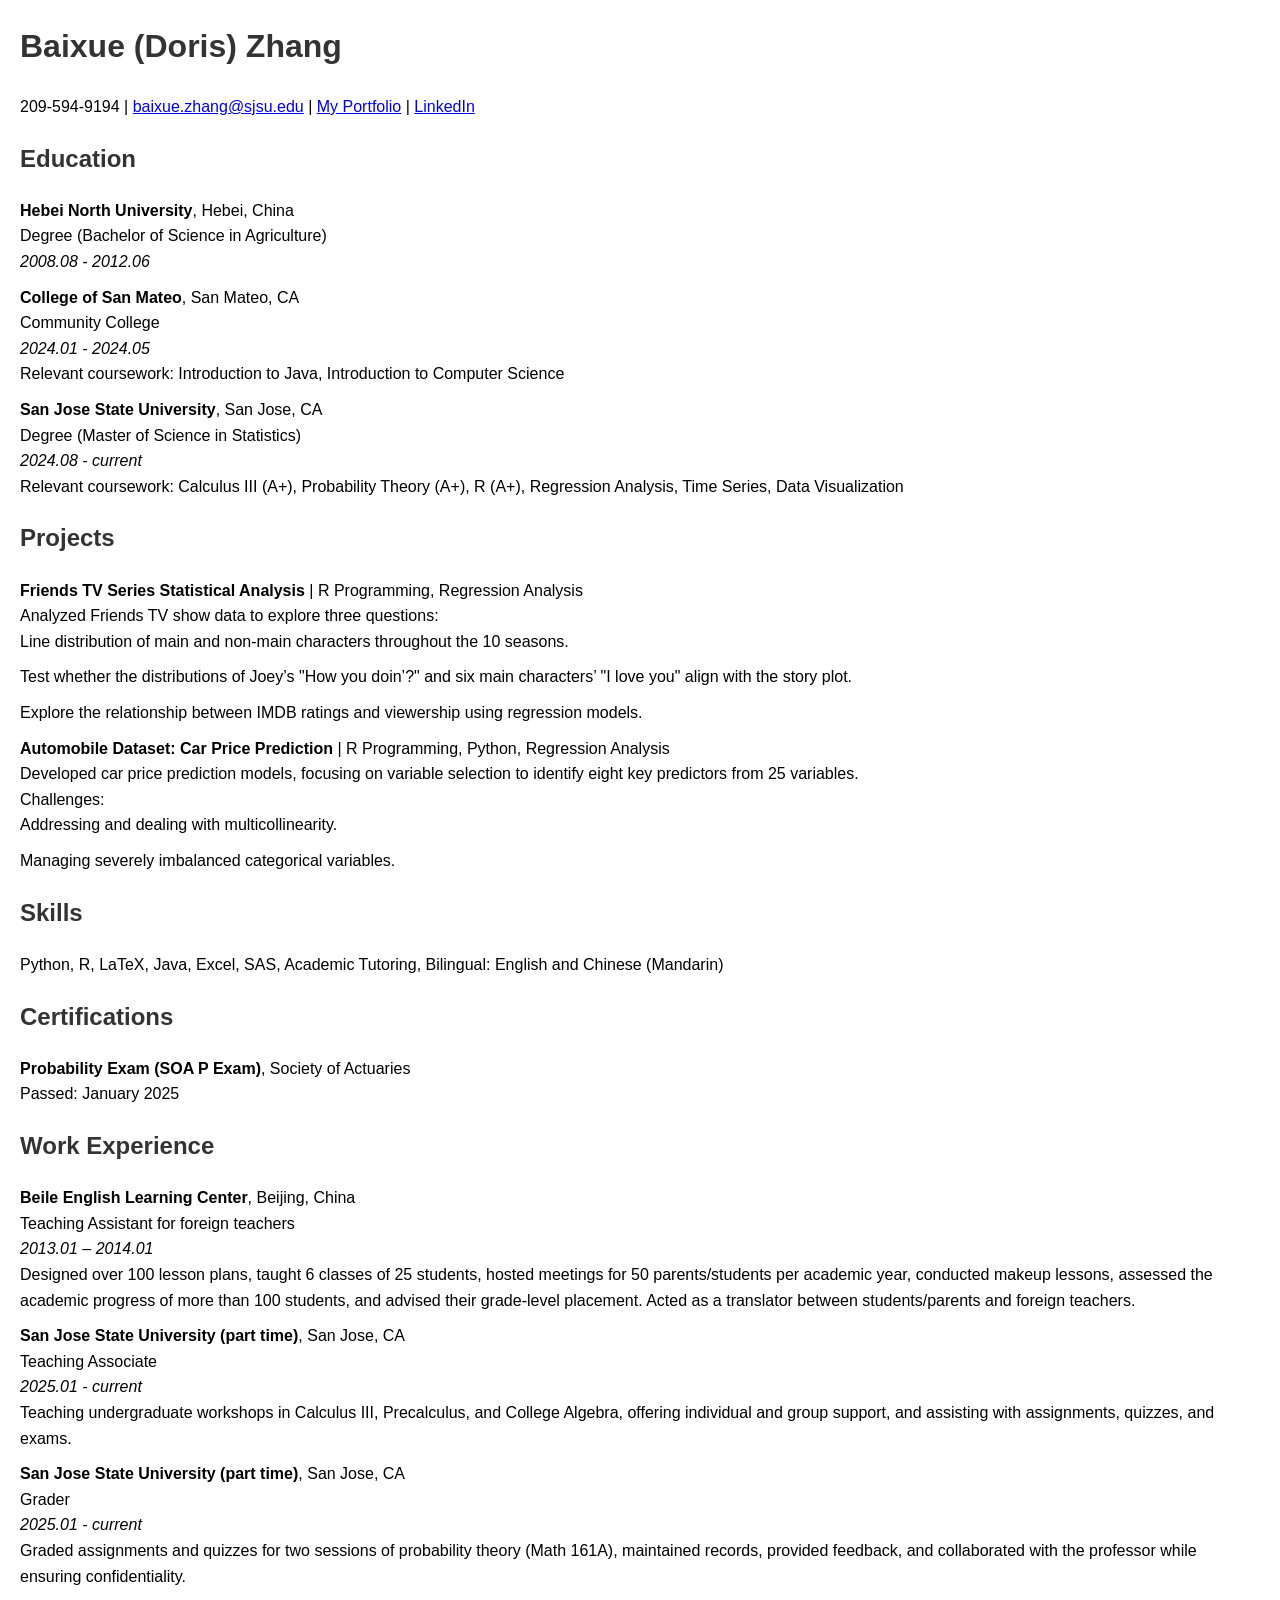
<file: resume.html>
<!DOCTYPE html>
<html lang="en">
<head>
    <meta charset="UTF-8">
    <meta name="viewport" content="width=device-width, initial-scale=1.0">
    <title>Baixue (Doris) Zhang Resume</title>
    <style>
        body {
            font-family: Arial, sans-serif;
            line-height: 1.6;
            margin: 20px;
        }
        h1, h2 {
            color: #333;
        }
        ul {
            margin: 0;
            padding: 0;
            list-style-type: none;
        }
        li {
            margin-bottom: 10px;
        }
        .section {
            margin-bottom: 20px;
        }
    </style>
</head>
<body>
    <header>
        <h1>Baixue (Doris) Zhang</h1>
        <p>209-594-9194 | <a href="mailto:baixue.zhang@sjsu.edu">baixue.zhang@sjsu.edu</a> | <a href="#">My Portfolio</a> | <a href="#">LinkedIn</a></p>
    </header>

    <section class="section">
        <h2>Education</h2>
        <ul>
            <li>
                <strong>Hebei North University</strong>, Hebei, China<br>
                Degree (Bachelor of Science in Agriculture) <br>
                <em>2008.08 - 2012.06</em>
            </li>
            <li>
                <strong>College of San Mateo</strong>, San Mateo, CA<br>
                Community College <br>
                <em>2024.01 - 2024.05</em><br>
                Relevant coursework: Introduction to Java, Introduction to Computer Science
            </li>
            <li>
                <strong>San Jose State University</strong>, San Jose, CA<br>
                Degree (Master of Science in Statistics) <br>
                <em>2024.08 - current</em><br>
                Relevant coursework: Calculus III (A+), Probability Theory (A+), R (A+), Regression Analysis, Time Series, Data Visualization
            </li>
        </ul>
    </section>

    <section class="section">
        <h2>Projects</h2>
        <ul>
            <li>
                <strong>Friends TV Series Statistical Analysis</strong> | R Programming, Regression Analysis<br>
                Analyzed Friends TV show data to explore three questions:
                <ul>
                    <li>Line distribution of main and non-main characters throughout the 10 seasons.</li>
                    <li>Test whether the distributions of Joey’s "How you doin’?" and six main characters’ "I love you" align with the story plot.</li>
                    <li>Explore the relationship between IMDB ratings and viewership using regression models.</li>
                </ul>
            </li>
            <li>
                <strong>Automobile Dataset: Car Price Prediction</strong> | R Programming, Python, Regression Analysis<br>
                Developed car price prediction models, focusing on variable selection to identify eight key predictors from 25 variables.<br>
                Challenges:
                <ul>
                    <li>Addressing and dealing with multicollinearity.</li>
                    <li>Managing severely imbalanced categorical variables.</li>
                </ul>
            </li>
        </ul>
    </section>

    <section class="section">
        <h2>Skills</h2>
        <p>Python, R, LaTeX, Java, Excel, SAS, Academic Tutoring, Bilingual: English and Chinese (Mandarin)</p>
    </section>

    <section class="section">
        <h2>Certifications</h2>
        <ul>
            <li>
                <strong>Probability Exam (SOA P Exam)</strong>, Society of Actuaries<br>
                Passed: January 2025
            </li>
        </ul>
    </section>

    <section class="section">
        <h2>Work Experience</h2>
        <ul>
            <li>
                <strong>Beile English Learning Center</strong>, Beijing, China<br>
                Teaching Assistant for foreign teachers<br>
                <em>2013.01 – 2014.01</em><br>
                Designed over 100 lesson plans, taught 6 classes of 25 students, hosted meetings for 50 parents/students per academic year, conducted makeup lessons, assessed the academic progress of more than 100 students, and advised their grade-level placement. Acted as a translator between students/parents and foreign teachers.
            </li>
            <li>
                <strong>San Jose State University (part time)</strong>, San Jose, CA<br>
                Teaching Associate<br>
                <em>2025.01 - current</em><br>
                Teaching undergraduate workshops in Calculus III, Precalculus, and College Algebra, offering individual and group support, and assisting with assignments, quizzes, and exams.
            </li>
            <li>
                <strong>San Jose State University (part time)</strong>, San Jose, CA<br>
                Grader<br>
                <em>2025.01 - current</em><br>
                Graded assignments and quizzes for two sessions of probability theory (Math 161A), maintained records, provided feedback, and collaborated with the professor while ensuring confidentiality.
            </li>
        </ul>
    </section>
</body>
</html>
</file>
<file: style.css>
@import url('https://fonts.googleapis.com/css2?family=Inter:wght@300;400;500;600;700&display=swap');

:root{
  --bg:#ffffff;
  --text:#111418;
  --muted:#687076;
  --accent:#2563eb;
  --ring:#2f6feb;
  --line:#e6e8eb;
  --pill:#f6f8fa;
  --gradient: linear-gradient(135deg, #667eea 0%, #764ba2 100%);
  --shadow: 0 10px 40px rgba(0,0,0,0.1);
}

/* Base */
*{box-sizing:border-box}
html{scroll-behavior:smooth;-webkit-text-size-adjust:100%}
html,body{height:100%}
body{
  margin:0;
  font-family:Inter,system-ui,Segoe UI,Roboto,Helvetica,Arial,sans-serif;
  background:var(--bg);
  color:var(--text);
  -webkit-font-smoothing:antialiased;
  text-rendering:optimizeLegibility;
  line-height:1.6;
  -webkit-overflow-scrolling:touch;
}
a{color:inherit;text-decoration:none}
img{max-width:100%;display:block}
p{margin:0 0 1em 0}

/* Touch device optimizations */
button, .pill, .icon-btn, .scroll-btn, .indicator{
  -webkit-tap-highlight-color:transparent;
  touch-action:manipulation;
}

/* Layout */
.container{width:min(1200px,92vw);margin:0 auto;padding:48px 24px}
.hero{display:flex;align-items:center;justify-content:center;min-height:100vh;text-align:center;position:relative}
.stack{display:flex;flex-direction:column;align-items:center;gap:32px}

/* Fixed Navigation */
.nav-fixed{
  position:fixed;top:20px;left:50%;transform:translateX(-50%);
  z-index:1000;backdrop-filter:blur(10px);
  background:rgba(255,255,255,0.95);border-radius:50px;
  padding:8px;box-shadow:var(--shadow);
  transition:all 0.3s ease;
}
.pill-nav{
  display:flex;gap:8px;flex-wrap:wrap;justify-content:center
}
.pill{
  display:inline-flex;align-items:center;justify-content:center;
  height:40px;padding:0 20px;border-radius:25px;
  background:transparent;border:none;
  font-weight:500;letter-spacing:.1em;font-size:.85rem;
  color:var(--text);text-transform:capitalize;
  transition:all .3s ease;cursor:pointer;
}
.pill:hover, .pill.active{
  background:var(--accent);color:#fff;
  transform:translateY(-1px);
}

/* Hero Enhancements */
.hero-bg{
  position:absolute;top:0;left:0;right:0;bottom:0;
  background:var(--gradient);opacity:0.02;z-index:-1;
}
.avatar{
  width:180px;height:180px;border-radius:50%;object-fit:cover;
  filter:drop-shadow(0 12px 32px rgba(0,0,0,.15));
  border:8px solid #fff;
  transition:transform 0.3s ease;
}
.avatar:hover{transform:scale(1.05)}

/* Typography */
.name{
  font-size:clamp(32px,5vw,48px);font-weight:700;letter-spacing:.02em;
  margin:0;background:var(--gradient);
  -webkit-background-clip:text;-webkit-text-fill-color:transparent;
  background-clip:text;
}
.subtitle{
  color:var(--muted);
  letter-spacing:.3em;font-size:.9rem;
  line-height:1.4;text-transform:uppercase;
  margin:8px 0 0 0;
}
.intro{
  max-width:600px;color:var(--muted);
  font-size:1.1rem;line-height:1.6;
  margin:16px 0 0 0;text-align:center;
}

/* Socials */
.socials{display:flex;gap:20px;margin-top:24px;flex-wrap:wrap;justify-content:center}
.icon-btn{
  width:50px;height:50px;border-radius:50%;
  border:2px solid var(--line);display:inline-grid;place-items:center;
  background:#fff;transition:all .3s ease;
}
.icon-btn:hover{
  transform:translateY(-3px);
  box-shadow:0 8px 25px rgba(47,111,235,.2);
  border-color:var(--accent);
}
.icon{width:22px;height:22px;display:block}

/* Section Styling */
section{scroll-margin-top:100px;padding:80px 0}
.section{position:relative}
.section-header{text-align:center;margin-bottom:60px}
.section-title{
  font-size:2.5rem;font-weight:700;margin:0 0 16px 0;
  color:var(--text);position:relative;
}
.section-subtitle{
  color:var(--muted);font-size:1.1rem;
  max-width:600px;margin:0 auto;
}

/* About Section */
.about-content{display:block}
.skills-section{width:100%}
.about-text{font-size:1.1rem;line-height:1.7}
.skills-grid{display:grid;grid-template-columns:repeat(auto-fit,minmax(200px,1fr));gap:16px}
.skill{
  background:var(--pill);border:1px solid var(--line);
  padding:12px 16px;border-radius:12px;text-align:center;
  font-weight:500;transition:all 0.3s ease;
}
.skill:hover{
  background:var(--accent);color:#fff;
  transform:translateY(-2px);
}

/* Students Feedback Section */
.feedback-content{display:flex;flex-direction:column;gap:60px}

/* Communication Highlights */
.highlights-grid{display:grid;grid-template-columns:repeat(auto-fit,minmax(280px,1fr));gap:32px}
.highlight-card{
  background:#fff;border:1px solid var(--line);border-radius:20px;
  padding:32px;text-align:center;transition:all 0.3s ease;
  box-shadow:0 4px 20px rgba(0,0,0,.05);
}
.highlight-card:hover{
  transform:translateY(-8px);
  box-shadow:0 20px 60px rgba(0,0,0,.1);
  border-color:var(--accent);
}
.highlight-icon{font-size:3rem;margin-bottom:20px}
.highlight-title{
  font-size:1.1rem;font-weight:600;margin:0 0 16px 0;
  color:var(--text);
}
.highlight-desc{
  color:var(--muted);line-height:1.6;margin:0;
  font-size:0.95rem;
}

/* Student Testimonials */
.testimonials-container{position:relative;max-width:100%;overflow:hidden}
.testimonials-scroll{
  display:flex;gap:32px;transition:transform 0.5s ease;
  scroll-behavior:smooth;
}
.testimonial-card{
  background:linear-gradient(135deg, #f8fafc 0%, #e2e8f0 100%);
  border:1px solid var(--line);border-radius:20px;
  padding:32px;position:relative;transition:all 0.3s ease;
  box-shadow:0 4px 20px rgba(0,0,0,.05);
  flex:0 0 100%;min-width:0;
}
.testimonial-card:hover{
  transform:translateY(-4px);
  box-shadow:0 12px 40px rgba(0,0,0,.1);
}
.quote-mark{
  position:absolute;top:16px;left:24px;
  font-size:4rem;color:var(--accent);opacity:0.2;
  font-family:Georgia,serif;line-height:1;
}
.testimonial-text{
  margin:20px 0 16px 0;font-style:italic;
  color:var(--text);line-height:1.6;font-size:1.05rem;
}
.testimonial-author{
  color:var(--muted);font-size:0.9rem;font-weight:500;
  display:block;text-align:center;margin:0 60px;
}

/* Scroll Controls */
.scroll-btn{
  position:absolute;top:50%;transform:translateY(-50%);
  background:rgba(255,255,255,0.9);border:1px solid var(--line);
  border-radius:50%;width:50px;height:50px;
  display:flex;align-items:center;justify-content:center;
  font-size:1.5rem;color:var(--accent);cursor:pointer;
  transition:all 0.3s ease;z-index:10;
  backdrop-filter:blur(10px);
}
.scroll-btn:hover{
  background:#fff;box-shadow:0 4px 16px rgba(0,0,0,.1);
  transform:translateY(-50%) scale(1.1);
}
.scroll-btn-left{left:-25px}
.scroll-btn-right{right:-25px}

/* Scroll Indicators */
.scroll-indicators{
  display:flex;justify-content:center;gap:8px;margin-top:24px;
}
.indicator{
  width:12px;height:12px;border-radius:50%;
  background:var(--line);cursor:pointer;
  transition:all 0.3s ease;
}
.indicator.active, .indicator:hover{
  background:var(--accent);transform:scale(1.2);
}

/* Enhanced Project Cards */
.projects-grid{display:grid;grid-template-columns:repeat(auto-fit,minmax(350px,1fr));gap:32px}
.project-card{
  background:#fff;border:1px solid var(--line);border-radius:20px;
  padding:32px;transition:all .3s ease;
  box-shadow:0 4px 20px rgba(0,0,0,.05);
}
.project-card:hover{
  transform:translateY(-8px);
  box-shadow:0 20px 60px rgba(0,0,0,.1);
  border-color:var(--accent);
}
.project-header{display:flex;align-items:center;gap:16px;margin-bottom:16px}
.project-icon{font-size:2rem}
.project-title{font-size:1.25rem;font-weight:600;margin:0;color:var(--text)}
.project-desc{color:var(--muted);margin-bottom:20px;line-height:1.6}
.project-tech{display:flex;flex-wrap:wrap;gap:8px;margin-bottom:20px}
.tech-tag{
  background:var(--pill);color:var(--text);
  padding:4px 12px;border-radius:20px;font-size:0.85rem;
  border:1px solid var(--line);
}
.project-links{display:flex;gap:12px}
.project-link{
  padding:8px 16px;border-radius:8px;font-weight:500;
  transition:all 0.3s ease;border:1px solid var(--line);
}
.project-link.primary{background:var(--accent);color:#fff;border-color:var(--accent)}
.project-link.primary:hover{background:#1d4ed8}
.project-link:hover{background:var(--pill)}

/* Experience Timeline */
.timeline{position:relative;padding-left:40px}
.timeline::before{
  content:'';position:absolute;left:20px;top:0;bottom:0;
  width:2px;background:var(--line);
}
.timeline-item{position:relative;margin-bottom:40px;padding-left:40px}
.timeline-item::before{
  content:'';position:absolute;left:-30px;top:8px;
  width:12px;height:12px;border-radius:50%;
  background:var(--accent);border:3px solid #fff;
  box-shadow:0 0 0 3px var(--line);
}
.timeline-date{color:var(--accent);font-weight:600;font-size:0.9rem}
.timeline-title{font-size:1.2rem;font-weight:600;margin:4px 0 8px 0}
.timeline-company{color:var(--muted);margin-bottom:12px}
.timeline-desc{color:var(--muted);line-height:1.6}

/* Contact Section */
.contact-content{display:grid;grid-template-columns:1fr 1fr;gap:60px;align-items:start}
.contact-info{font-size:1.1rem;line-height:1.7}
.contact-form{background:#fff;border:1px solid var(--line);border-radius:20px;padding:32px}
.form-group{margin-bottom:24px}
.form-label{display:block;margin-bottom:8px;font-weight:500}
.form-input{
  width:100%;padding:12px 16px;border:1px solid var(--line);
  border-radius:8px;font-size:1rem;transition:border-color 0.3s ease;
}
.form-input:focus{outline:none;border-color:var(--accent)}
.form-textarea{resize:vertical;min-height:120px}
.form-button{
  background:var(--accent);color:#fff;border:none;
  padding:12px 32px;border-radius:8px;font-weight:500;
  cursor:pointer;transition:background 0.3s ease;
}
.form-button:hover{background:#1d4ed8}

/* Animations */
.fade-in{opacity:0;transform:translateY(30px);transition:all 0.6s ease}
.fade-in.visible{opacity:1;transform:translateY(0)}

/* Responsive Design */

/* Large Desktop (1200px+) */
@media (min-width:1200px){
  .container{max-width:1400px}
  .hero{min-height:100vh}
  .section-title{font-size:3rem}
  .projects-grid{grid-template-columns:repeat(2,1fr)}
  .highlights-grid{grid-template-columns:repeat(3,1fr)}
}

/* Desktop/Laptop (992px - 1199px) */
@media (max-width:1199px) and (min-width:992px){
  .container{max-width:1100px}
  .projects-grid{grid-template-columns:repeat(2,1fr)}
  .highlights-grid{grid-template-columns:repeat(3,1fr)}
}

/* Tablet/iPad (768px - 991px) */
@media (max-width:991px) and (min-width:768px){
  .container{padding:40px 32px}
  .hero{min-height:85vh}
  .avatar{width:160px;height:160px}
  .section-title{font-size:2.2rem}
  .about-content{grid-template-columns:1fr;gap:50px}
  .contact-content{grid-template-columns:1fr;gap:50px}
  .projects-grid{grid-template-columns:repeat(2,1fr);gap:24px}
  .highlights-grid{grid-template-columns:repeat(3,1fr);gap:20px}
  .nav-fixed{left:24px;right:24px;transform:none}
  .pill{padding:0 16px;font-size:0.8rem}
  .scroll-btn{width:45px;height:45px}
  .scroll-btn-left{left:-22px}
  .scroll-btn-right{right:-22px}
  .testimonial-author{margin:0 55px}
}

/* Small Tablet/Large Phone (576px - 767px) */
@media (max-width:767px) and (min-width:576px){
  .container{padding:32px 24px}
  .hero{min-height:80vh}
  .avatar{width:140px;height:140px}
  .section-title{font-size:2rem}
  .about-content{grid-template-columns:1fr;gap:40px}
  .contact-content{grid-template-columns:1fr;gap:40px}
  .projects-grid{grid-template-columns:1fr;gap:24px}
  .highlights-grid{grid-template-columns:1fr;gap:24px}
  .nav-fixed{left:20px;right:20px;transform:none;padding:6px}
  .pill-nav{gap:6px}
  .pill{padding:0 14px;height:36px;font-size:0.8rem}
  .scroll-btn{width:42px;height:42px;font-size:1.3rem}
  .scroll-btn-left{left:-21px}
  .scroll-btn-right{right:-21px}
  .testimonial-author{margin:0 52px}
  .timeline{padding-left:30px}
  .timeline-item{padding-left:30px}
}

/* Mobile Phone (up to 575px) */
@media (max-width:575px){
  .container{padding:24px 16px}
  .hero{min-height:75vh;padding:20px 0}
  .avatar{width:120px;height:120px}
  .name{font-size:clamp(24px,6vw,32px)}
  .subtitle{letter-spacing:.15em;font-size:0.8rem}
  .intro{font-size:1rem}
  .section-title{font-size:1.8rem}
  .section-subtitle{font-size:1rem}
  .section{padding:50px 0}
  .about-content{grid-template-columns:1fr;gap:32px}
  .contact-content{grid-template-columns:1fr;gap:32px}
  .projects-grid{grid-template-columns:1fr;gap:20px}
  .highlights-grid{grid-template-columns:1fr;gap:20px}
  .project-card{padding:24px}
  .highlight-card{padding:24px}
  .nav-fixed{left:12px;right:12px;transform:none;padding:4px}
  .pill-nav{gap:4px;flex-wrap:wrap}
  .pill{padding:0 12px;height:32px;font-size:0.75rem}
  .socials{gap:12px;flex-wrap:wrap}
  .icon-btn{width:44px;height:44px}
  .scroll-btn{width:38px;height:38px;font-size:1.1rem}
  .scroll-btn-left{left:-19px}
  .scroll-btn-right{right:-19px}
  .testimonial-author{margin:0 48px;font-size:0.85rem}
  .testimonial-text{font-size:1rem}
  .timeline{padding-left:25px}
  .timeline-item{padding-left:25px;margin-bottom:30px}
  .timeline::before{left:15px}
  .timeline-item::before{left:-25px}
  .form-input{padding:10px 14px}
  .form-button{padding:10px 24px}
}

/* Extra Small Phones (up to 360px) */
@media (max-width:360px){
  .container{padding:20px 12px}
  .hero{min-height:70vh}
  .avatar{width:100px;height:100px}
  .name{font-size:clamp(20px,7vw,28px)}
  .subtitle{font-size:0.75rem;letter-spacing:.1em}
  .intro{font-size:0.9rem}
  .section-title{font-size:1.6rem}
  .section{padding:40px 0}
  .nav-fixed{left:8px;right:8px;padding:3px}
  .pill{padding:0 10px;height:30px;font-size:0.7rem}
  .socials{gap:10px}
  .icon-btn{width:40px;height:40px}
  .icon{width:18px;height:18px}
  .scroll-btn{width:35px;height:35px;font-size:1rem}
  .scroll-btn-left{left:-17px}
  .scroll-btn-right{right:-17px}
  .testimonial-author{margin:0 44px;font-size:0.8rem}
  .project-card{padding:20px}
  .highlight-card{padding:20px}
}
</file>
